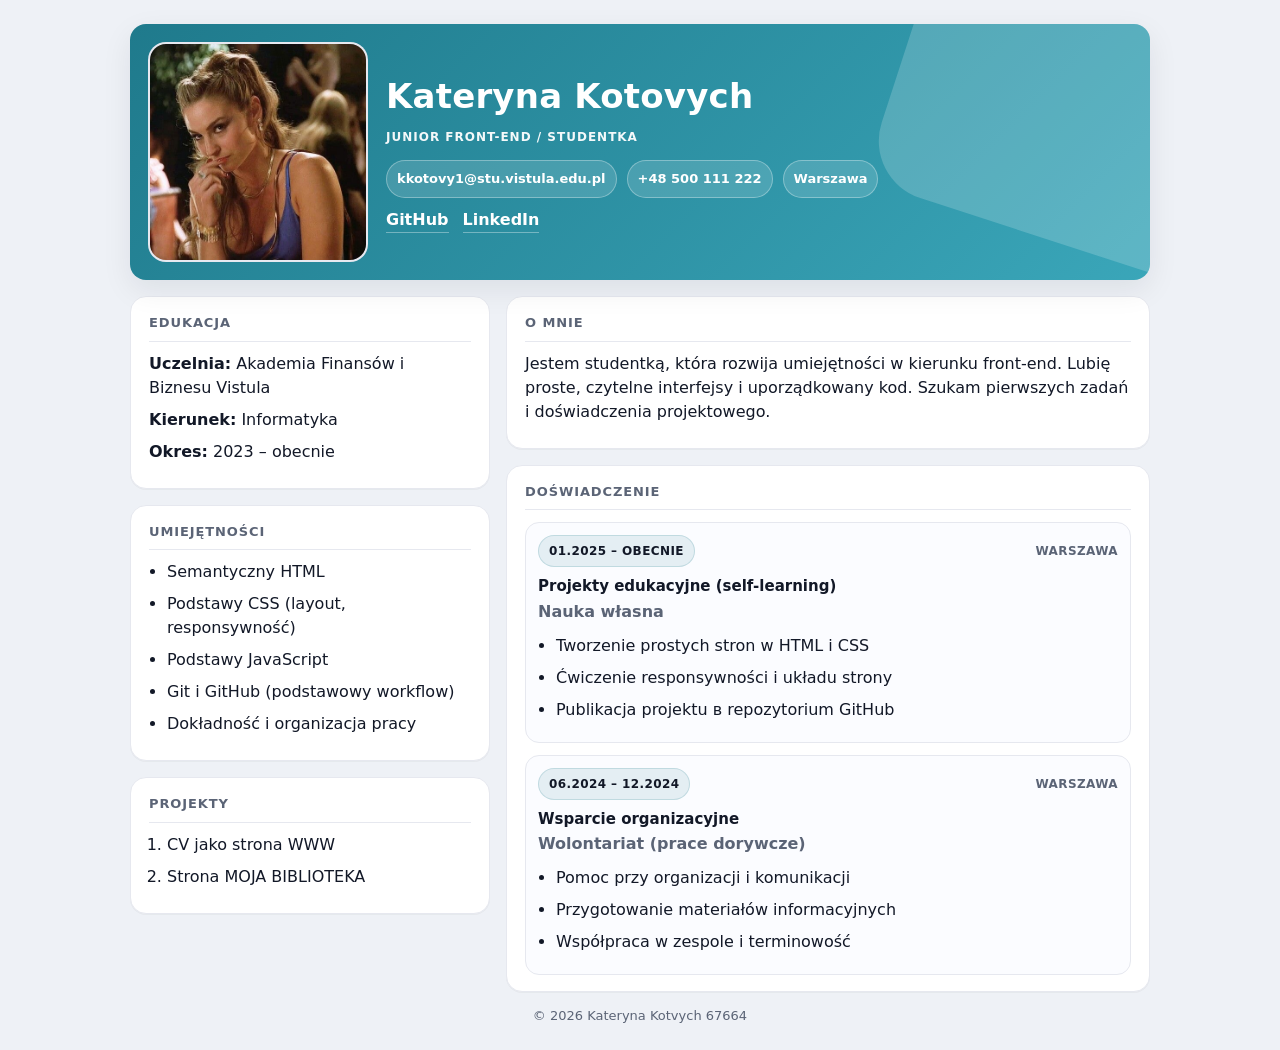
<file: zad1_cv/index.html>
﻿<!DOCTYPE html>
<html lang="pl">
<head>
  <meta charset="utf-8" />
  <meta name="viewport" content="width=device-width, initial-scale=1" />
  <title>CV – Kateryna Kotovych</title>
  <link rel="stylesheet" href="style.css" />
</head>

<body>
  <div class="cv">
    <header class="hero">
      <div class="hero__photo">
        <img src="photo.jpg" alt="Zdjęcie profilowe – Kateryna Kotovych" />
      </div>

      <div class="hero__text">
        <h1>Kateryna Kotovych</h1>
        <p class="hero__role">JUNIOR FRONT-END / STUDENTKA</p>

        <div class="hero__contact">
          <a class="chip" href="mailto:kkotovy1@stu.vistula.edu.pl">kkotovy1@stu.vistula.edu.pl</a>
          <a class="chip" href="tel:+48500111222">+48 500 111 222</a>
          <span class="chip chip--muted">Warszawa</span>
        </div>

        <div class="hero__links">
          <a href="https://github.com/" target="_blank" rel="noopener noreferrer">GitHub</a>
          <a href="https://www.linkedin.com/" target="_blank" rel="noopener noreferrer">LinkedIn</a>
        </div>
      </div>

      <div class="hero__shape" aria-hidden="true"></div>
    </header>

    <main class="grid">
      <aside class="left">

        <section class="panel" id="edukacja">
          <h2>Edukacja</h2>
          <p><strong>Uczelnia:</strong> Akademia Finansów i Biznesu Vistula</p>
          <p><strong>Kierunek:</strong> Informatyka</p>
          <p><strong>Okres:</strong> 2023 – obecnie</p>
        </section>

        <section class="panel" id="umiejetnosci">
          <h2>Umiejętności</h2>
          <ul>
            <li>Semantyczny HTML</li>
            <li>Podstawy CSS (layout, responsywność)</li>
            <li>Podstawy JavaScript</li>
            <li>Git i GitHub (podstawowy workflow)</li>
            <li>Dokładność i organizacja pracy</li>
          </ul>
        </section>

        <section class="panel" id="projekty">
          <h2>Projekty</h2>
          <ol>
            <li>CV jako strona WWW</li>
            <li>Strona MOJA BIBLIOTEKA</li>
          </ol>
        </section>
      </aside>

      <section class="right">
        <section class="card" id="o-mnie">
          <h2>O mnie</h2>
          <p>
            Jestem studentką, która rozwija umiejętności w kierunku front-end.
            Lubię proste, czytelne interfejsy i uporządkowany kod.
            Szukam pierwszych zadań i doświadczenia projektowego.
          </p>
        </section>

        <section class="card" id="doswiadczenie">
          <h2>Doświadczenie</h2>

          <article class="item">
            <div class="item__top">
              <span class="badge">01.2025 – obecnie</span>
              <span class="place">Warszawa</span>
            </div>
            <h3>Projekty edukacyjne (self-learning)</h3>
            <p class="org">Nauka własna</p>
            <ul class="list">
              <li>Tworzenie prostych stron w HTML i CSS</li>
              <li>Ćwiczenie responsywności i układu strony</li>
              <li>Publikacja projektu в repozytorium GitHub</li>
            </ul>
          </article>

          <article class="item">
            <div class="item__top">
              <span class="badge">06.2024 – 12.2024</span>
              <span class="place">Warszawa</span>
            </div>
            <h3>Wsparcie organizacyjne</h3>
            <p class="org">Wolontariat (prace dorywcze)</p>
            <ul class="list">
              <li>Pomoc przy organizacji i komunikacji</li>
              <li>Przygotowanie materiałów informacyjnych</li>
              <li>Współpraca w zespole i terminowość</li>
            </ul>
          </article>
        </section>
      </section>
    </main>

    <footer class="foot">
      <p>© 2026 Kateryna Kotvych 67664</p>
    </footer>
  </div>
</body>
</html>
</file>
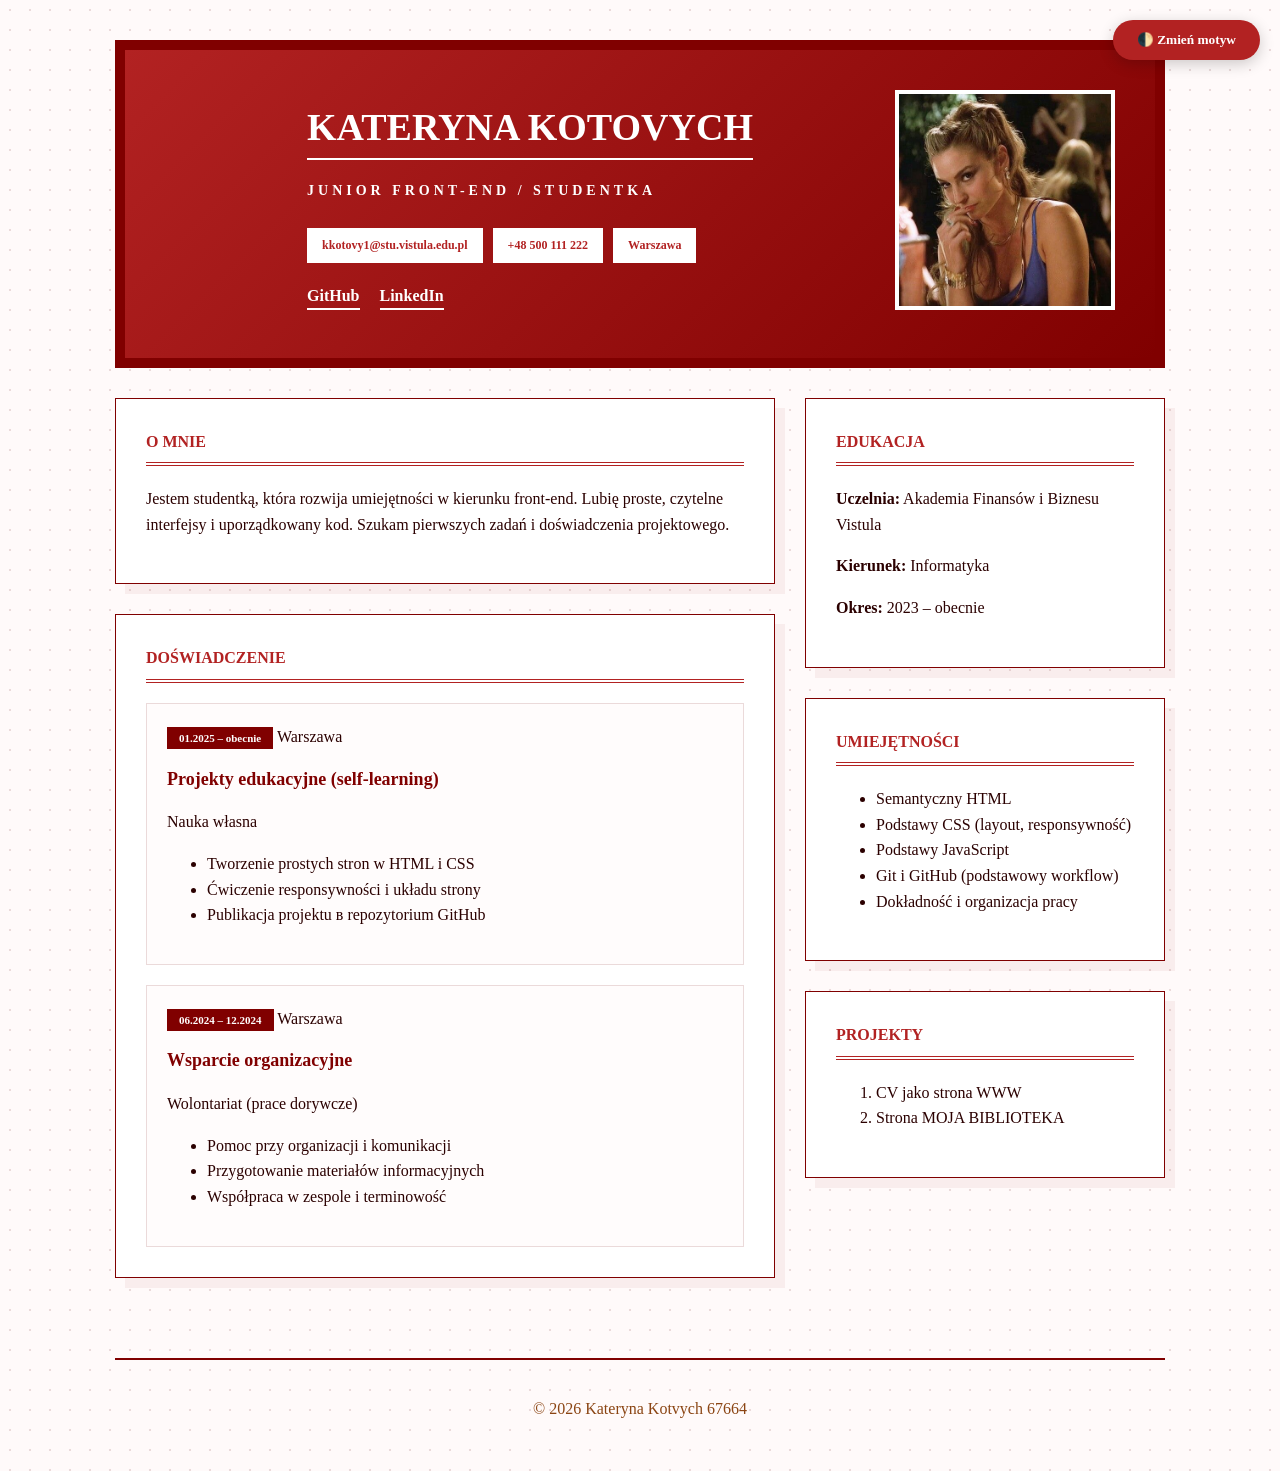
<file: zad3_motyw/index.html>
﻿<!DOCTYPE html>
<html lang="pl">
<head>
  <meta charset="utf-8" />
  <meta name="viewport" content="width=device-width, initial-scale=1" />
  <title>CV – Kateryna Kotovych</title>
  <link rel="stylesheet" href="red.css" id="theme-link" />
</head>

<body>
  <button id="theme-toggle" class="theme-switcher">🌓 Zmień motyw</button>

  <div class="cv">
    <header class="hero">
      <div class="hero__photo">
        <img src="photo.jpg" alt="Zdjęcie profilowe – Kateryna Kotovych" />
      </div>

      <div class="hero__text">
        <h1>Kateryna Kotovych</h1>
        <p class="hero__role">JUNIOR FRONT-END / STUDENTKA</p>

        <div class="hero__contact">
          <a class="chip" href="mailto:kkotovy1@stu.vistula.edu.pl">kkotovy1@stu.vistula.edu.pl</a>
          <a class="chip" href="tel:+48500111222">+48 500 111 222</a>
          <span class="chip chip--muted">Warszawa</span>
        </div>

        <div class="hero__links">
          <a href="https://github.com/" target="_blank" rel="noopener noreferrer">GitHub</a>
          <a href="https://www.linkedin.com/" target="_blank" rel="noopener noreferrer">LinkedIn</a>
        </div>
      </div>

      <div class="hero__shape" aria-hidden="true"></div>
    </header>

    <main class="grid">
      <aside class="left">

        <section class="panel" id="edukacja">
          <h2>Edukacja</h2>
          <p><strong>Uczelnia:</strong> Akademia Finansów i Biznesu Vistula</p>
          <p><strong>Kierunek:</strong> Informatyka</p>
          <p><strong>Okres:</strong> 2023 – obecnie</p>
        </section>

        <section class="panel" id="umiejetnosci">
          <h2>Umiejętności</h2>
          <ul>
            <li>Semantyczny HTML</li>
            <li>Podstawy CSS (layout, responsywność)</li>
            <li>Podstawy JavaScript</li>
            <li>Git i GitHub (podstawowy workflow)</li>
            <li>Dokładność i organizacja pracy</li>
          </ul>
        </section>

        <section class="panel" id="projekty">
          <h2>Projekty</h2>
          <ol>
            <li>CV jako strona WWW</li>
            <li>Strona MOJA BIBLIOTEKA</li>
          </ol>
        </section>
      </aside>

      <section class="right">
        <section class="card" id="o-mnie">
          <h2>O mnie</h2>
          <p>
            Jestem studentką, która rozwija umiejętności w kierunku front-end.
            Lubię proste, czytelne interfejsy i uporządkowany kod.
            Szukam pierwszych zadań i doświadczenia projektowego.
          </p>
        </section>

        <section class="card" id="doswiadczenie">
          <h2>Doświadczenie</h2>

          <article class="item">
            <div class="item__top">
              <span class="badge">01.2025 – obecnie</span>
              <span class="place">Warszawa</span>
            </div>
            <h3>Projekty edukacyjne (self-learning)</h3>
            <p class="org">Nauka własna</p>
            <ul class="list">
              <li>Tworzenie prostych stron w HTML i CSS</li>
              <li>Ćwiczenie responsywności i układu strony</li>
              <li>Publikacja projektu в repozytorium GitHub</li>
            </ul>
          </article>

          <article class="item">
            <div class="item__top">
              <span class="badge">06.2024 – 12.2024</span>
              <span class="place">Warszawa</span>
            </div>
            <h3>Wsparcie organizacyjne</h3>
            <p class="org">Wolontariat (prace dorywcze)</p>
            <ul class="list">
              <li>Pomoc przy organizacji i komunikacji</li>
              <li>Przygotowanie materiałów informacyjnych</li>
              <li>Współpraca w zespole i terminowość</li>
            </ul>
          </article>
        </section>
      </section>
    </main>

    <footer class="foot">
      <p>© 2026 Kateryna Kotvych 67664</p>
    </footer>
  </div>

  <script>
    const btn = document.getElementById('theme-toggle');
    const link = document.getElementById('theme-link');

    btn.addEventListener('click', () => {
      if (link.getAttribute('href') === 'red.css') {
        link.setAttribute('href', 'green.css');
      } else {
        link.setAttribute('href', 'red.css');
      }
    });
  </script>
</body>
</html>
</file>
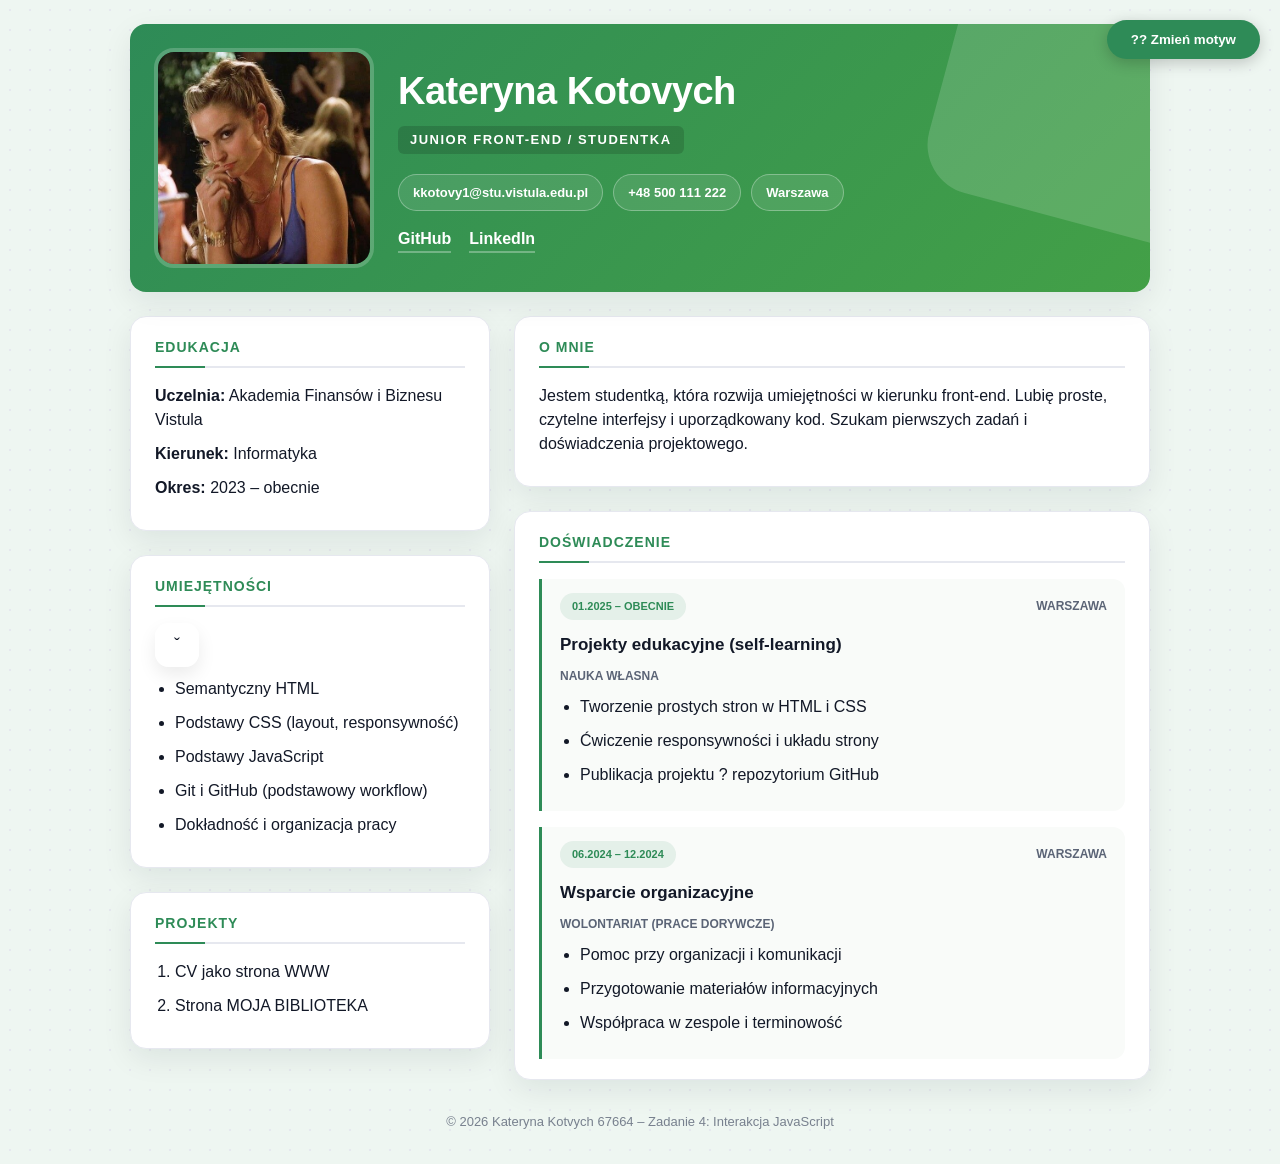
<file: zad4/index.html>
﻿<!DOCTYPE html>
<html lang="pl">
<head>
  <meta charset="utf-8" />
  <meta name="viewport" content="width=device-width, initial-scale=1" />
  <title>CV – Kateryna Kotovych – Zadanie 4</title>
  <link rel="stylesheet" href="green.css" id="theme-link" />
</head>

<body>
  <button id="theme-toggle" class="theme-switcher">?? Zmień motyw</button>
  <div class="cv">
    <header class="hero">
      <div class="hero__photo">
        <img src="photo.jpg" alt="Zdjęcie profilowe – Kateryna Kotovych" />
      </div>

      <div class="hero__text">
        <h1>Kateryna Kotovych</h1>
        <p class="hero__role">JUNIOR FRONT-END / STUDENTKA</p>

        <div class="hero__contact">
          <a class="chip" href="mailto:kkotovy1@stu.vistula.edu.pl">kkotovy1@stu.vistula.edu.pl</a>
          <a class="chip" href="tel:+48500111222">+48 500 111 222</a>
          <span class="chip chip--muted">Warszawa</span>
        </div>

        <div class="hero__links">
          <a href="https://github.com/" target="_blank" rel="noopener noreferrer">GitHub</a>
          <a href="https://www.linkedin.com/" target="_blank" rel="noopener noreferrer">LinkedIn</a>
        </div>
      </div>

      <div class="hero__shape" aria-hidden="true"></div>
    </header>

    <main class="grid">
      <aside class="left">

        <section class="panel" id="edukacja">
          <h2>Edukacja</h2>
          <p><strong>Uczelnia:</strong> Akademia Finansów i Biznesu Vistula</p>
          <p><strong>Kierunek:</strong> Informatyka</p>
          <p><strong>Okres:</strong> 2023 – obecnie</p>
        </section>

        <section class="panel" id="umiejetnosci">
          <div class="section-header">
            <h2>Umiejętności</h2>
            <button id="toggle-skills" class="toggle-btn" title="Schowaj/Pokaż sekcję" aria-expanded="true">ˇ</button>
          </div>
          <div id="skills-content" class="section-content">
            <ul>
              <li>Semantyczny HTML</li>
              <li>Podstawy CSS (layout, responsywność)</li>
              <li>Podstawy JavaScript</li>
              <li>Git i GitHub (podstawowy workflow)</li>
              <li>Dokładność i organizacja pracy</li>
            </ul>
          </div>
        </section>

        <section class="panel" id="projekty">
          <h2>Projekty</h2>
          <ol>
            <li>CV jako strona WWW</li>
            <li>Strona MOJA BIBLIOTEKA</li>
          </ol>
        </section>
      </aside>

      <section class="right">
        <section class="card" id="o-mnie">
          <h2>O mnie</h2>
          <p>
            Jestem studentką, która rozwija umiejętności w kierunku front-end.
            Lubię proste, czytelne interfejsy i uporządkowany kod.
            Szukam pierwszych zadań i doświadczenia projektowego.
          </p>
        </section>

        <section class="card" id="doswiadczenie">
          <h2>Doświadczenie</h2>

          <article class="item">
            <div class="item__top">
              <span class="badge">01.2025 – obecnie</span>
              <span class="place">Warszawa</span>
            </div>
            <h3>Projekty edukacyjne (self-learning)</h3>
            <p class="org">Nauka własna</p>
            <ul class="list">
              <li>Tworzenie prostych stron w HTML i CSS</li>
              <li>Ćwiczenie responsywności i układu strony</li>
              <li>Publikacja projektu ? repozytorium GitHub</li>
            </ul>
          </article>

          <article class="item">
            <div class="item__top">
              <span class="badge">06.2024 – 12.2024</span>
              <span class="place">Warszawa</span>
            </div>
            <h3>Wsparcie organizacyjne</h3>
            <p class="org">Wolontariat (prace dorywcze)</p>
            <ul class="list">
              <li>Pomoc przy organizacji i komunikacji</li>
              <li>Przygotowanie materiałów informacyjnych</li>
              <li>Współpraca w zespole i terminowość</li>
            </ul>
          </article>
        </section>
      </section>
    </main>

    <footer class="foot">
      <p>© 2026 Kateryna Kotvych 67664 – Zadanie 4: Interakcja JavaScript</p>
    </footer>
  </div>

  <script src="script.js"></script>
</body>
</html>
</file>
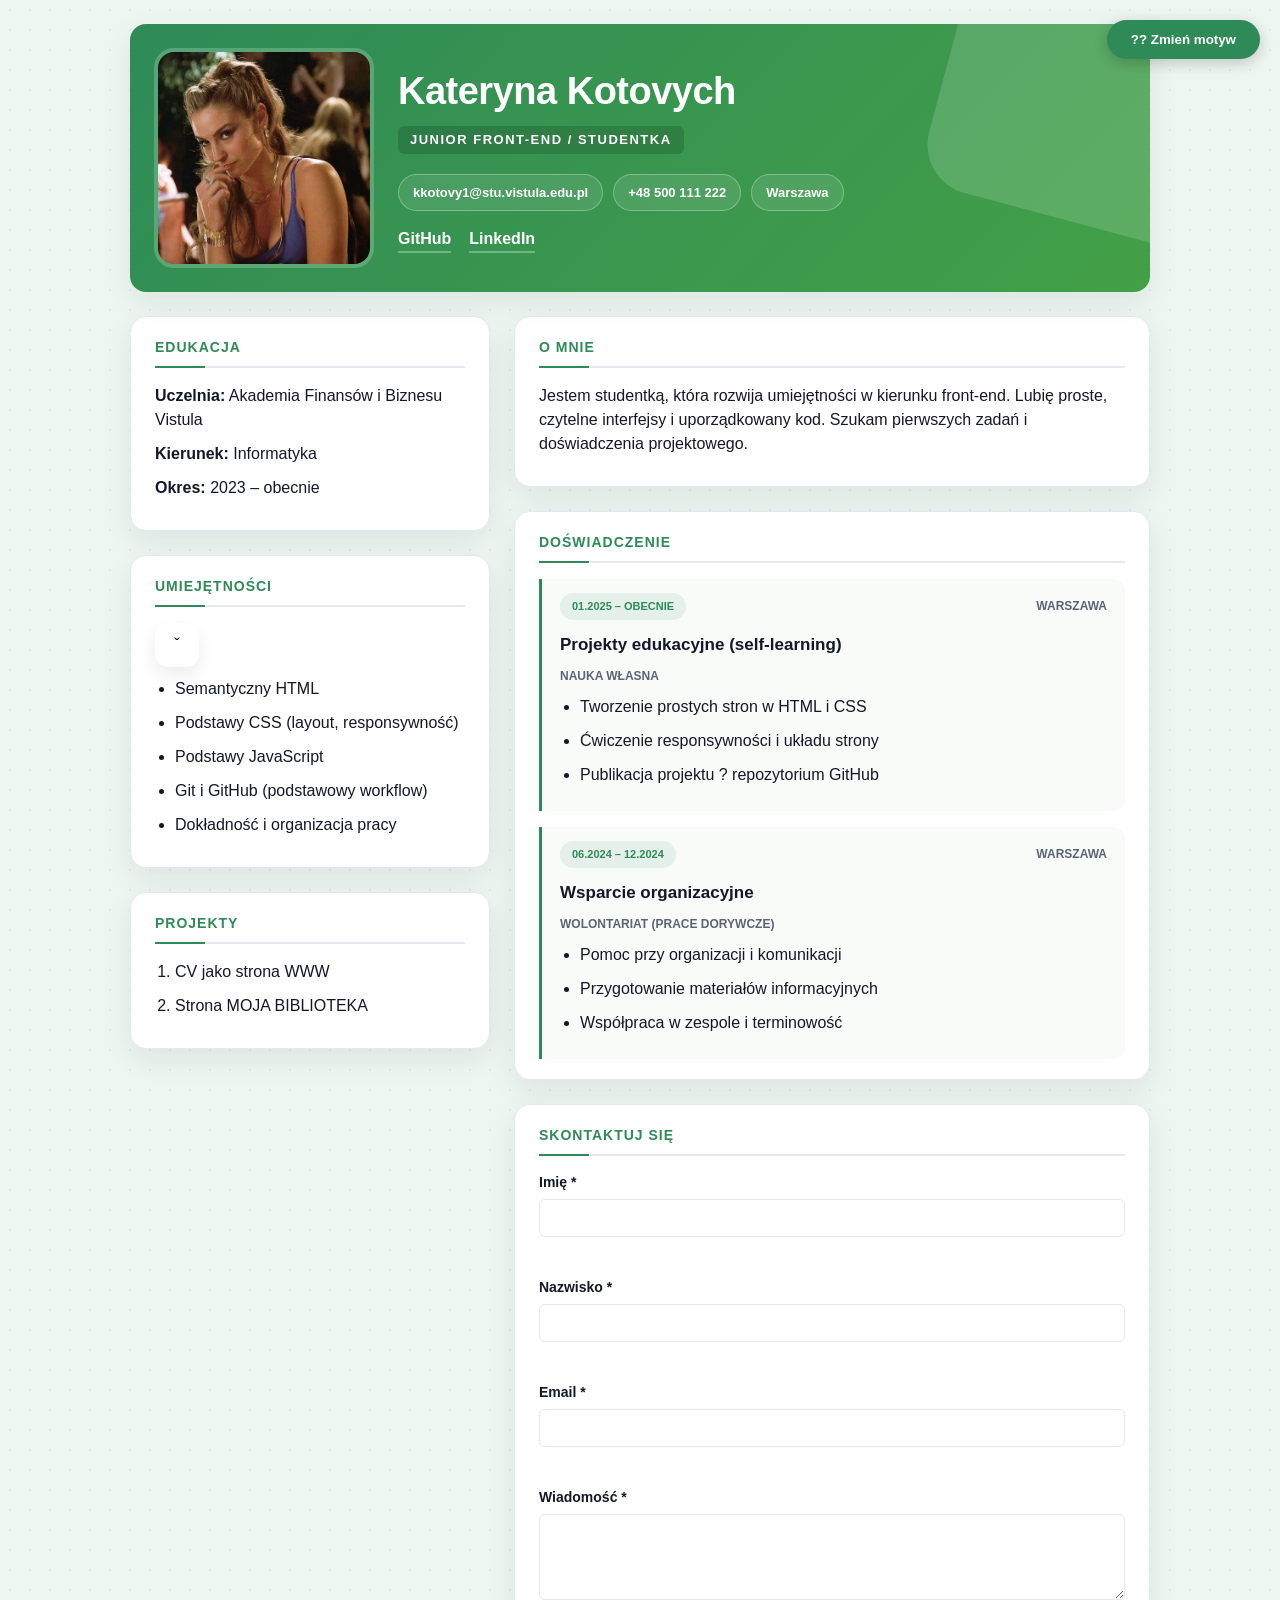
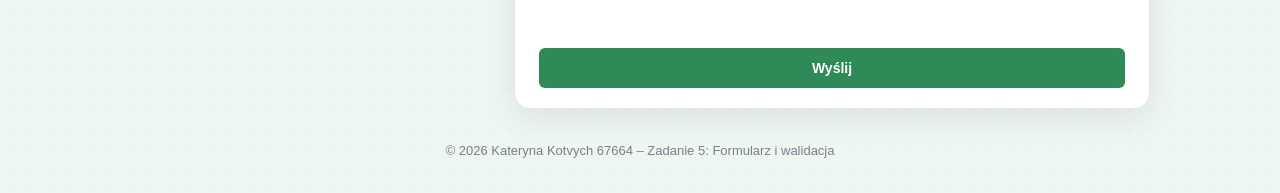
<file: zad5/index.html>
﻿<!DOCTYPE html>
<html lang="pl">
<head>
  <meta charset="utf-8" />
  <meta name="viewport" content="width=device-width, initial-scale=1" />
  <title>CV – Kateryna Kotovych – Zadanie 5</title>
  <link rel="stylesheet" href="green.css" id="theme-link" />
</head>

<body>
  <button id="theme-toggle" class="theme-switcher">?? Zmień motyw</button>
  <div class="cv">
    <header class="hero">
      <div class="hero__photo">
        <img src="photo.jpg" alt="Zdjęcie profilowe – Kateryna Kotovych" />
      </div>

      <div class="hero__text">
        <h1>Kateryna Kotovych</h1>
        <p class="hero__role">JUNIOR FRONT-END / STUDENTKA</p>

        <div class="hero__contact">
          <a class="chip" href="mailto:kkotovy1@stu.vistula.edu.pl">kkotovy1@stu.vistula.edu.pl</a>
          <a class="chip" href="tel:+48500111222">+48 500 111 222</a>
          <span class="chip chip--muted">Warszawa</span>
        </div>

        <div class="hero__links">
          <a href="https://github.com/" target="_blank" rel="noopener noreferrer">GitHub</a>
          <a href="https://www.linkedin.com/" target="_blank" rel="noopener noreferrer">LinkedIn</a>
        </div>
      </div>

      <div class="hero__shape" aria-hidden="true"></div>
    </header>

    <main class="grid">
      <aside class="left">

        <section class="panel" id="edukacja">
          <h2>Edukacja</h2>
          <p><strong>Uczelnia:</strong> Akademia Finansów i Biznesu Vistula</p>
          <p><strong>Kierunek:</strong> Informatyka</p>
          <p><strong>Okres:</strong> 2023 – obecnie</p>
        </section>

        <section class="panel" id="umiejetnosci">
          <div class="section-header">
            <h2>Umiejętności</h2>
            <button id="toggle-skills" class="toggle-btn" title="Schowaj/Pokaż sekcję" aria-expanded="true">ˇ</button>
          </div>
          <div id="skills-content" class="section-content">
            <ul>
              <li>Semantyczny HTML</li>
              <li>Podstawy CSS (layout, responsywność)</li>
              <li>Podstawy JavaScript</li>
              <li>Git i GitHub (podstawowy workflow)</li>
              <li>Dokładność i organizacja pracy</li>
            </ul>
          </div>
        </section>

        <section class="panel" id="projekty">
          <h2>Projekty</h2>
          <ol>
            <li>CV jako strona WWW</li>
            <li>Strona MOJA BIBLIOTEKA</li>
          </ol>
        </section>
      </aside>

      <section class="right">
        <section class="card" id="o-mnie">
          <h2>O mnie</h2>
          <p>
            Jestem studentką, która rozwija umiejętności w kierunku front-end.
            Lubię proste, czytelne interfejsy i uporządkowany kod.
            Szukam pierwszych zadań i doświadczenia projektowego.
          </p>
        </section>

        <section class="card" id="doswiadczenie">
          <h2>Doświadczenie</h2>

          <article class="item">
            <div class="item__top">
              <span class="badge">01.2025 – obecnie</span>
              <span class="place">Warszawa</span>
            </div>
            <h3>Projekty edukacyjne (self-learning)</h3>
            <p class="org">Nauka własna</p>
            <ul class="list">
              <li>Tworzenie prostych stron w HTML i CSS</li>
              <li>Ćwiczenie responsywności i układu strony</li>
              <li>Publikacja projektu ? repozytorium GitHub</li>
            </ul>
          </article>

          <article class="item">
            <div class="item__top">
              <span class="badge">06.2024 – 12.2024</span>
              <span class="place">Warszawa</span>
            </div>
            <h3>Wsparcie organizacyjne</h3>
            <p class="org">Wolontariat (prace dorywcze)</p>
            <ul class="list">
              <li>Pomoc przy organizacji i komunikacji</li>
              <li>Przygotowanie materiałów informacyjnych</li>
              <li>Współpraca w zespole i terminowość</li>
            </ul>
          </article>
        </section>

        <section class="card" id="kontakt">
          <h2>Skontaktuj się</h2>
          <form id="contact-form" class="contact-form">
            <div class="form-group">
              <label for="fname">Imię *</label>
              <input type="text" id="fname" name="fname" required />
              <span class="error" id="fname-error"></span>
            </div>

            <div class="form-group">
              <label for="lname">Nazwisko *</label>
              <input type="text" id="lname" name="lname" required />
              <span class="error" id="lname-error"></span>
            </div>

            <div class="form-group">
              <label for="email">Email *</label>
              <input type="email" id="email" name="email" required />
              <span class="error" id="email-error"></span>
            </div>

            <div class="form-group">
              <label for="message">Wiadomość *</label>
              <textarea id="message" name="message" rows="4" required></textarea>
              <span class="error" id="message-error"></span>
            </div>

            <button type="submit" class="submit-btn">Wyślij</button>
            <div id="form-success" class="success-message"></div>
          </form>
        </section>
      </section>
    </main>

    <footer class="foot">
      <p>© 2026 Kateryna Kotvych 67664 – Zadanie 5: Formularz i walidacja</p>
    </footer>
  </div>

  <script src="script.js"></script>
</body>
</html>
</file>
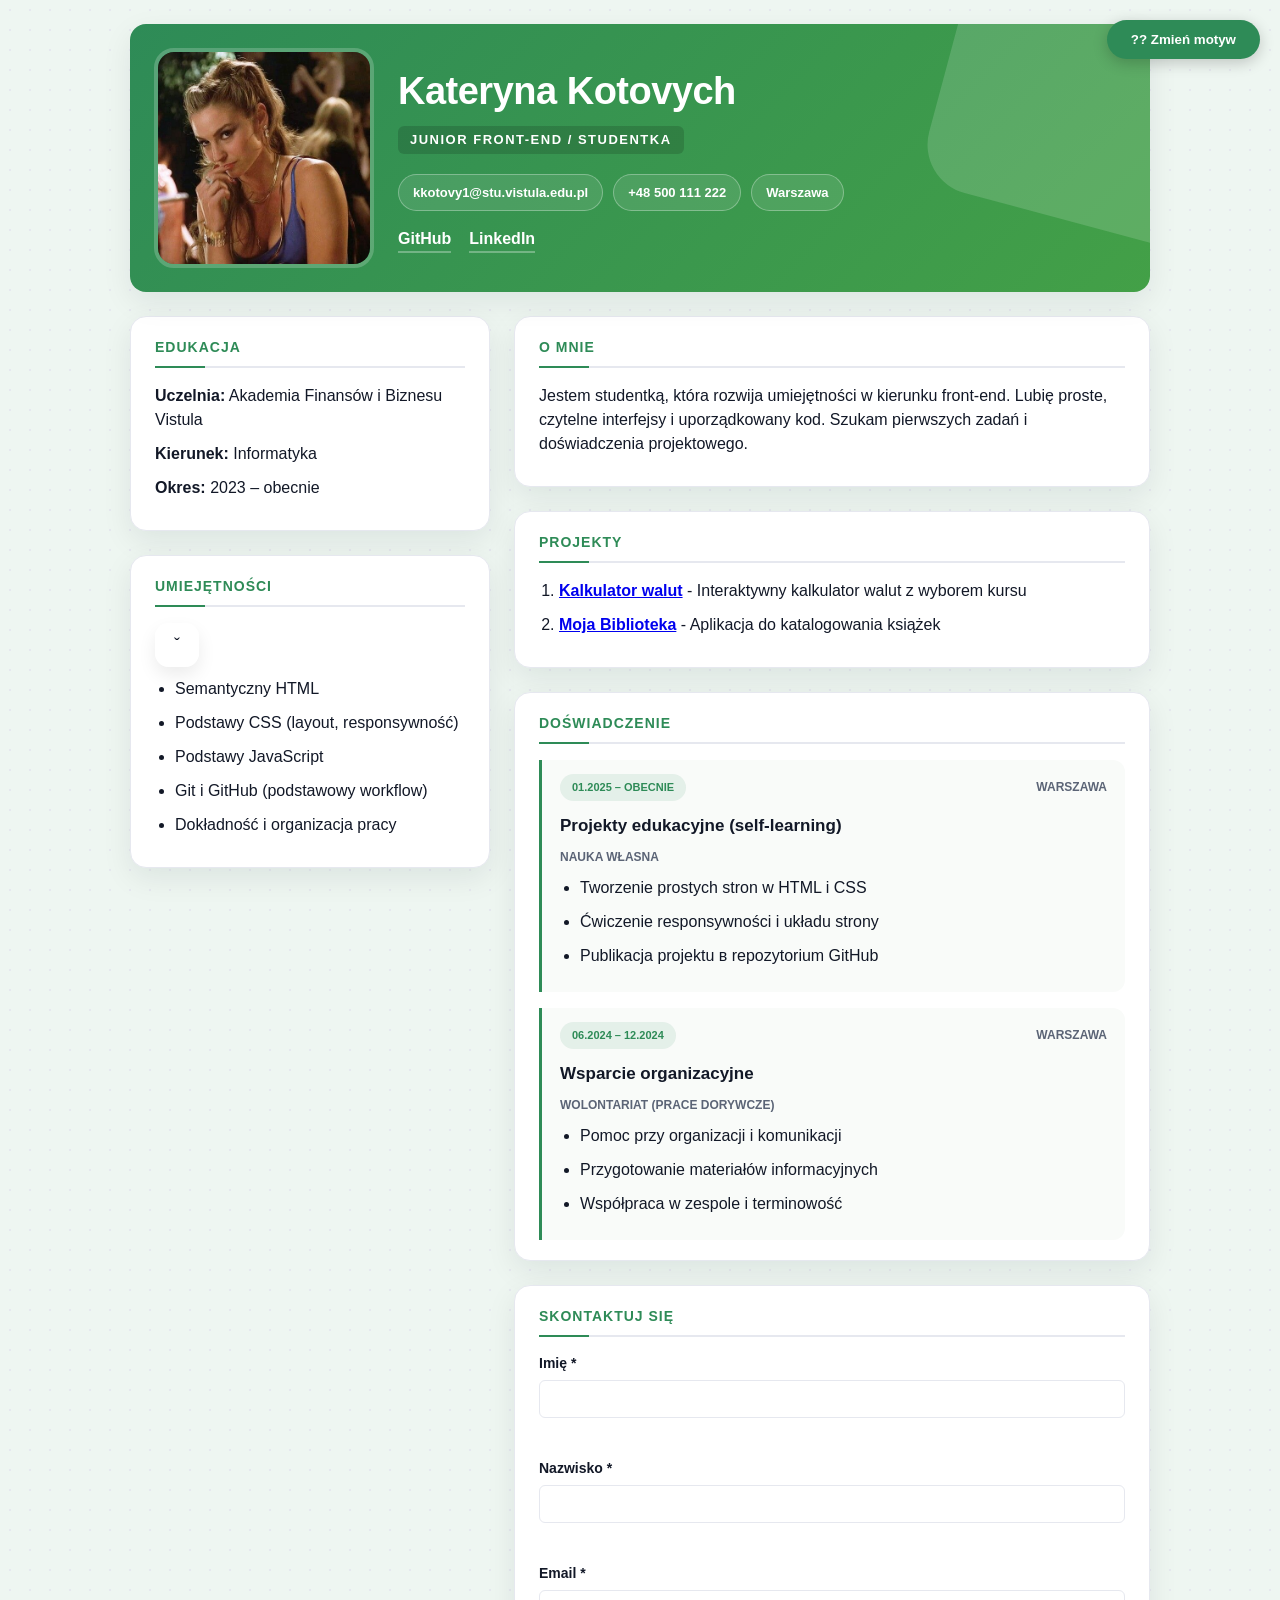
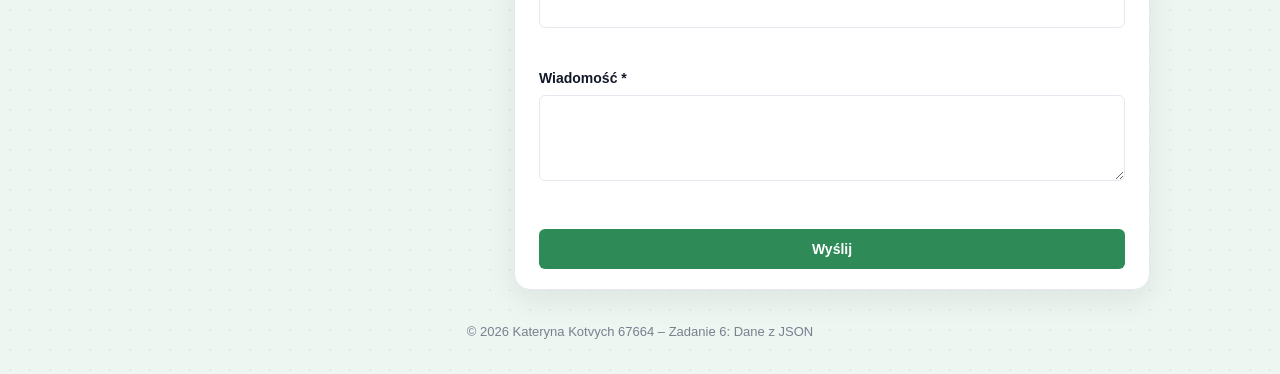
<file: zad6/index.html>
﻿<!DOCTYPE html>
<html lang="pl">
<head>
  <meta charset="utf-8" />
  <meta name="viewport" content="width=device-width, initial-scale=1" />
  <title>CV – Kateryna Kotovych – Zadanie 6</title>
  <link rel="stylesheet" href="green.css" id="theme-link" />
</head>

<body>
  <button id="theme-toggle" class="theme-switcher">?? Zmień motyw</button>
  <div class="cv">
    <header class="hero">
      <div class="hero__photo">
        <img src="photo.jpg" alt="Zdjęcie profilowe – Kateryna Kotovych" />
      </div>

      <div class="hero__text">
        <h1>Kateryna Kotovych</h1>
        <p class="hero__role">JUNIOR FRONT-END / STUDENTKA</p>

        <div class="hero__contact">
          <a class="chip" href="mailto:kkotovy1@stu.vistula.edu.pl">kkotovy1@stu.vistula.edu.pl</a>
          <a class="chip" href="tel:+48500111222">+48 500 111 222</a>
          <span class="chip chip--muted">Warszawa</span>
        </div>

        <div class="hero__links">
          <a href="https://github.com/" target="_blank" rel="noopener noreferrer">GitHub</a>
          <a href="https://www.linkedin.com/" target="_blank" rel="noopener noreferrer">LinkedIn</a>
        </div>
      </div>

      <div class="hero__shape" aria-hidden="true"></div>
    </header>

    <main class="grid">
      <aside class="left">

        <section class="panel" id="edukacja">
          <h2>Edukacja</h2>
          <p><strong>Uczelnia:</strong> Akademia Finansów i Biznesu Vistula</p>
          <p><strong>Kierunek:</strong> Informatyka</p>
          <p><strong>Okres:</strong> 2023 – obecnie</p>
        </section>

        <section class="panel" id="umiejetnosci">
          <div class="section-header">
            <h2>Umiejętności</h2>
            <button id="toggle-skills" class="toggle-btn" title="Schowaj/Pokaż sekcję" aria-expanded="true">ˇ</button>
          </div>
          <div id="skills-content" class="section-content">
            <ul id="skills-list">
              <li class="loading">Ładowanie umiejętności...</li>
            </ul>
          </div>
        </section>

      </aside>

      <section class="right">
        <section class="card" id="o-mnie">
          <h2>O mnie</h2>
          <p>
            Jestem studentką, która rozwija umiejętności w kierunku front-end.
            Lubię proste, czytelne interfejsy i uporządkowany kod.
            Szukam pierwszych zadań i doświadczenia projektowego.
          </p>
        </section>

        <section class="card" id="projekty">
          <h2>Projekty</h2>
          <ol id="projects-list">
            <li class="loading">Ładowanie projektów...</li>
          </ol>
        </section>

        <section class="card" id="doswiadczenie">
          <h2>Doświadczenie</h2>
          <div id="experience-list">
            <p class="loading">Ładowanie doświadczenia...</p>
          </div>
        </section>

        <section class="card" id="kontakt">
          <h2>Skontaktuj się</h2>
          <form id="contact-form" class="contact-form">
            <div class="form-group">
              <label for="fname">Imię *</label>
              <input type="text" id="fname" name="fname" required />
              <span class="error" id="fname-error"></span>
            </div>

            <div class="form-group">
              <label for="lname">Nazwisko *</label>
              <input type="text" id="lname" name="lname" required />
              <span class="error" id="lname-error"></span>
            </div>

            <div class="form-group">
              <label for="email">Email *</label>
              <input type="email" id="email" name="email" required />
              <span class="error" id="email-error"></span>
            </div>

            <div class="form-group">
              <label for="message">Wiadomość *</label>
              <textarea id="message" name="message" rows="4" required></textarea>
              <span class="error" id="message-error"></span>
            </div>

            <button type="submit" class="submit-btn">Wyślij</button>
            <div id="form-success" class="success-message"></div>
          </form>
        </section>
      </section>
    </main>

    <footer class="foot">
      <p>© 2026 Kateryna Kotvych 67664 – Zadanie 6: Dane z JSON</p>
    </footer>
  </div>

  <script src="script.js"></script>
</body>
</html>
</file>
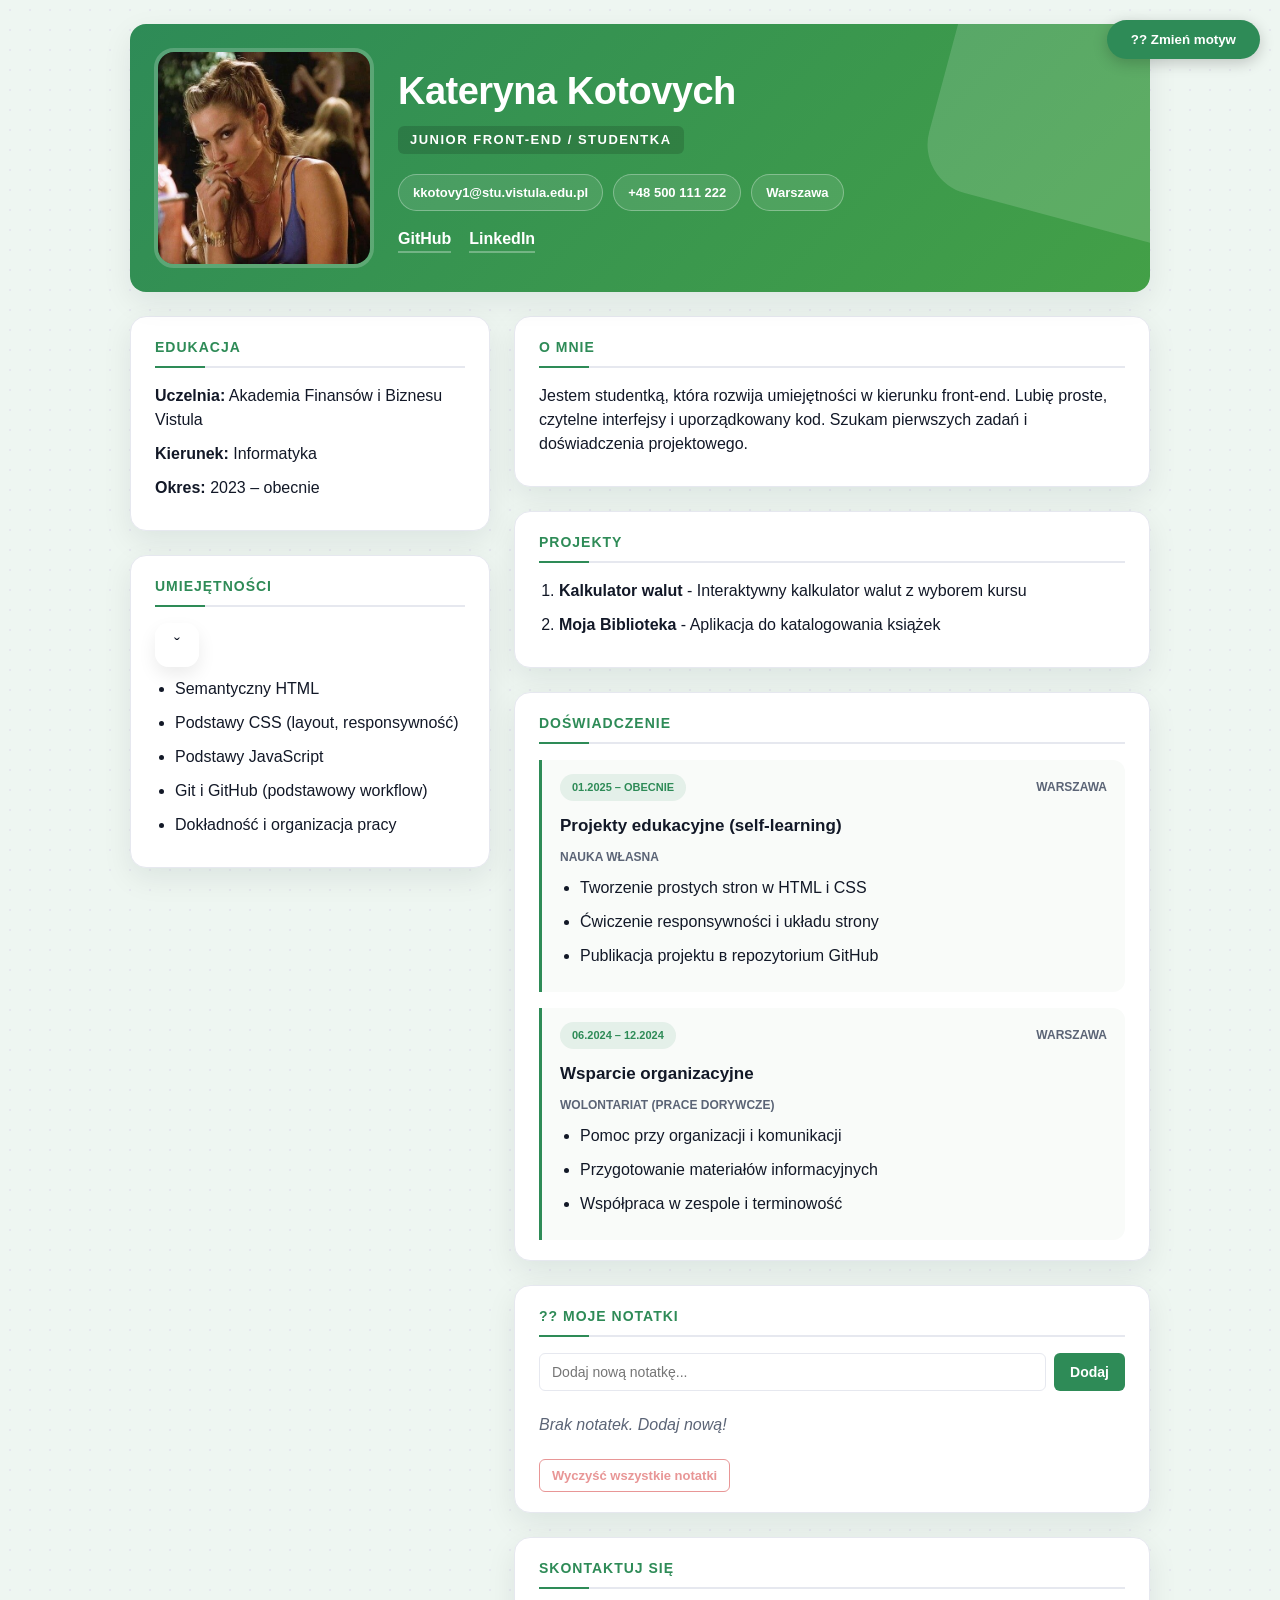
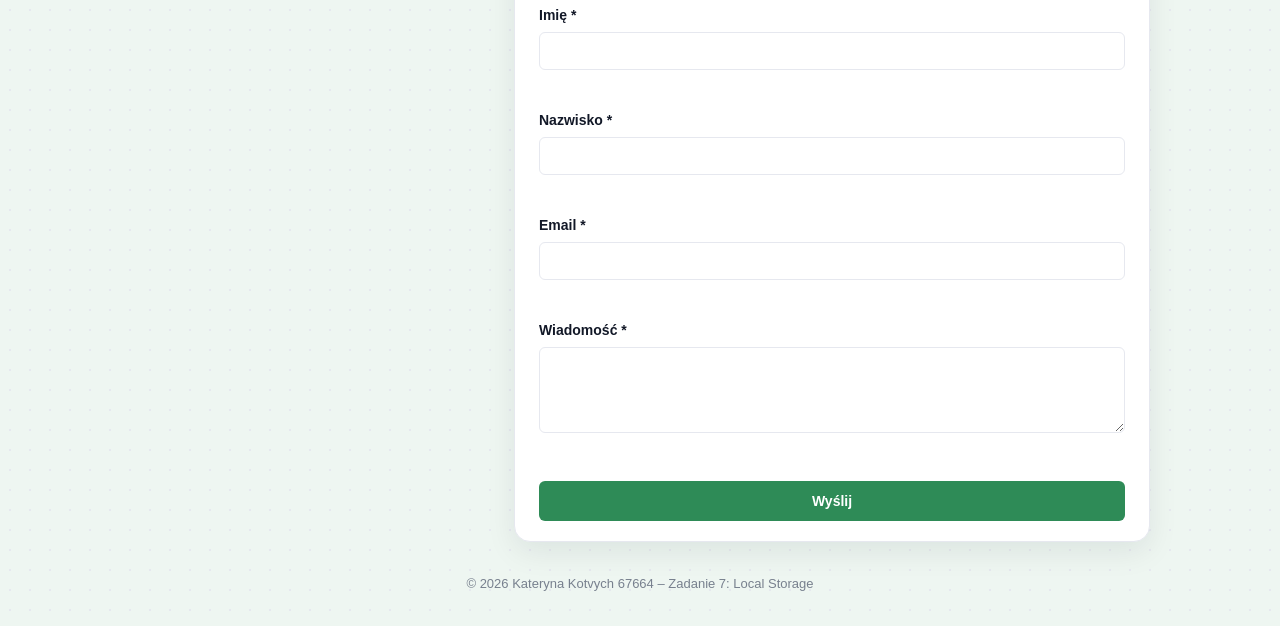
<file: zad7/index.html>
﻿<!DOCTYPE html>
<html lang="pl">
<head>
  <meta charset="utf-8" />
  <meta name="viewport" content="width=device-width, initial-scale=1" />
  <title>CV – Kateryna Kotovych – Zadanie 7</title>
  <link rel="stylesheet" href="green.css" id="theme-link" />
</head>

<body>
  <button id="theme-toggle" class="theme-switcher">?? Zmień motyw</button>
  <div class="cv">
    <header class="hero">
      <div class="hero__photo">
        <img src="photo.jpg" alt="Zdjęcie profilowe – Kateryna Kotovych" />
      </div>

      <div class="hero__text">
        <h1>Kateryna Kotovych</h1>
        <p class="hero__role">JUNIOR FRONT-END / STUDENTKA</p>

        <div class="hero__contact">
          <a class="chip" href="mailto:kkotovy1@stu.vistula.edu.pl">kkotovy1@stu.vistula.edu.pl</a>
          <a class="chip" href="tel:+48500111222">+48 500 111 222</a>
          <span class="chip chip--muted">Warszawa</span>
        </div>

        <div class="hero__links">
          <a href="https://github.com/" target="_blank" rel="noopener noreferrer">GitHub</a>
          <a href="https://www.linkedin.com/" target="_blank" rel="noopener noreferrer">LinkedIn</a>
        </div>
      </div>

      <div class="hero__shape" aria-hidden="true"></div>
    </header>

    <main class="grid">
      <aside class="left">

        <section class="panel" id="edukacja">
          <h2>Edukacja</h2>
          <p><strong>Uczelnia:</strong> Akademia Finansów i Biznesu Vistula</p>
          <p><strong>Kierunek:</strong> Informatyka</p>
          <p><strong>Okres:</strong> 2023 – obecnie</p>
        </section>

        <section class="panel" id="umiejetnosci">
          <div class="section-header">
            <h2>Umiejętności</h2>
            <button id="toggle-skills" class="toggle-btn" title="Schowaj/Pokaż sekcję" aria-expanded="true">ˇ</button>
          </div>
          <div id="skills-content" class="section-content">
            <ul id="skills-list">
              <li class="loading">Ładowanie umiejętności...</li>
            </ul>
          </div>
        </section>

      </aside>

      <section class="right">
        <section class="card" id="o-mnie">
          <h2>O mnie</h2>
          <p>
            Jestem studentką, która rozwija umiejętności w kierunku front-end.
            Lubię proste, czytelne interfejsy i uporządkowany kod.
            Szukam pierwszych zadań i doświadczenia projektowego.
          </p>
        </section>

        <section class="card" id="projekty">
          <h2>Projekty</h2>
          <ol id="projects-list">
            <li class="loading">Ładowanie projektów...</li>
          </ol>
        </section>

        <section class="card" id="doswiadczenie">
          <h2>Doświadczenie</h2>
          <div id="experience-list">
            <p class="loading">Ładowanie doświadczenia...</p>
          </div>
        </section>

        <section class="card" id="notatki">
          <h2>?? Moje Notatki</h2>
          <div class="notes-container">
            <div class="note-input">
              <input type="text" id="note-input" placeholder="Dodaj nową notatkę..." maxlength="100" />
              <button id="add-note-btn" class="add-note-btn">Dodaj</button>
            </div>
            <ul id="notes-list" class="notes-list">
              <li class="loading">Ładowanie notatek...</li>
            </ul>
            <button id="clear-notes-btn" class="clear-notes-btn">Wyczyść wszystkie notatki</button>
          </div>
        </section>

        <section class="card" id="kontakt">
          <h2>Skontaktuj się</h2>
          <form id="contact-form" class="contact-form">
            <div class="form-group">
              <label for="fname">Imię *</label>
              <input type="text" id="fname" name="fname" required />
              <span class="error" id="fname-error"></span>
            </div>

            <div class="form-group">
              <label for="lname">Nazwisko *</label>
              <input type="text" id="lname" name="lname" required />
              <span class="error" id="lname-error"></span>
            </div>

            <div class="form-group">
              <label for="email">Email *</label>
              <input type="email" id="email" name="email" required />
              <span class="error" id="email-error"></span>
            </div>

            <div class="form-group">
              <label for="message">Wiadomość *</label>
              <textarea id="message" name="message" rows="4" required></textarea>
              <span class="error" id="message-error"></span>
            </div>

            <button type="submit" class="submit-btn">Wyślij</button>
            <div id="form-success" class="success-message"></div>
          </form>
        </section>
      </section>
    </main>

    <footer class="foot">
      <p>© 2026 Kateryna Kotvych 67664 – Zadanie 7: Local Storage</p>
    </footer>
  </div>

  <script src="script.js"></script>
</body>
</html>
</file>
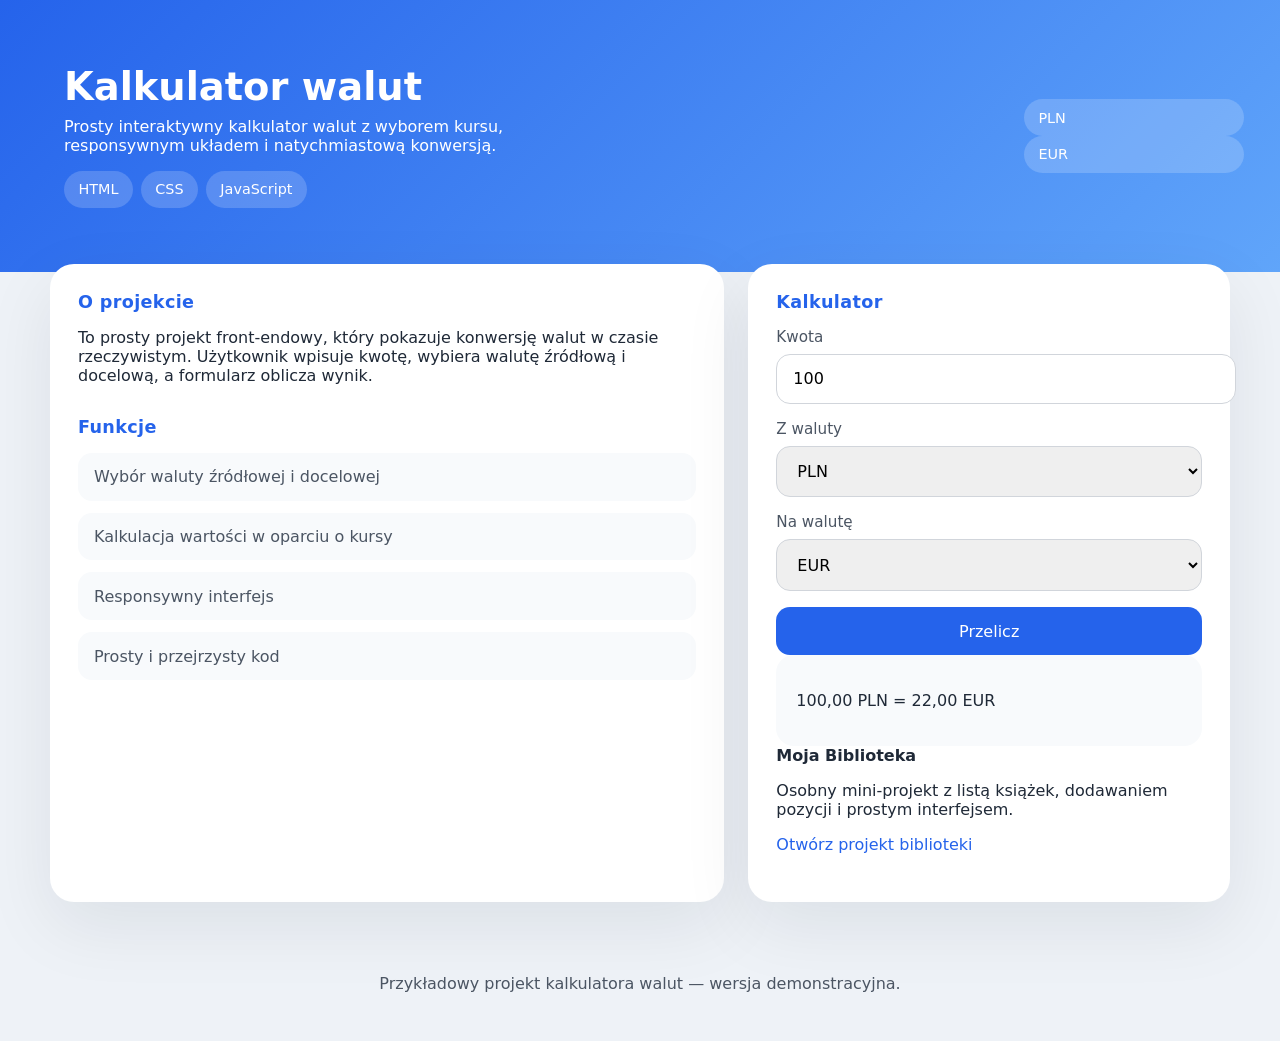
<file: zad6/project-currency.html>
<!DOCTYPE html>
<html lang="pl">
<head>
  <meta charset="UTF-8" />
  <meta name="viewport" content="width=device-width, initial-scale=1.0" />
  <title>Projekt kalkulator walut</title>
  <style>
    :root { --bg: #eef2f7; --surface: #fff; --text: #1f2937; --accent: #2563eb; --muted: #4b5563; --accent-2: #0ea5e9; }
    body { margin: 0; font-family: Inter, system-ui, sans-serif; background: var(--bg); color: var(--text); }
    .page { display: flex; flex-direction: column; min-height: 100vh; }
    .hero { background: linear-gradient(135deg, #2563eb 0%, #60a5fa 100%); color: white; padding: 2rem; }
    .container { width: min(1180px, 100%); margin: 0 auto; padding: 2rem; }
    .hero-grid { display: grid; gap: 1.5rem; grid-template-columns: 1fr 220px; align-items: center; }
    .hero h1 { margin: 0 0 0.5rem; font-size: clamp(2rem, 3vw, 3rem); }
    .hero p { margin: 0; max-width: 540px; }
    .hero .chips { display: flex; flex-wrap: wrap; gap: 0.5rem; margin-top: 1rem; }
    .chip { background: rgba(255,255,255,.18); color: white; padding: 0.65rem 0.9rem; border-radius: 999px; font-size: 0.9rem; }
    .details { display: grid; gap: 1.5rem; grid-template-columns: 1.4fr 1fr; margin-top: -2.5rem; }
    .card { background: var(--surface); border-radius: 24px; padding: 1.75rem; box-shadow: 0 24px 70px rgba(15,23,42,.08); }
    .section-title { display: flex; align-items: center; justify-content: space-between; margin-bottom: 1rem; }
    .section-title h2 { margin: 0; font-size: 1.1rem; letter-spacing: .02em; color: var(--accent); }
    .skill-list, .list { list-style: none; padding: 0; margin: 0; display: grid; gap: 0.75rem; }
    .skill-list li, .list li { padding: 0.9rem 1rem; border-radius: 14px; background: #f8fafc; color: var(--muted); }
    .project-item, .experience-item { margin-bottom: 1.25rem; }
    .project-item strong, .experience-item strong { display: block; margin-bottom: 0.35rem; }
    .project-item a { color: var(--accent); text-decoration: none; }
    .project-item a:hover { text-decoration: underline; }
    .converter { display: grid; gap: 1rem; margin-top: 1rem; }
    .field { display: grid; gap: 0.5rem; }
    .field label { font-size: 0.95rem; color: var(--muted); }
    .field input, .field select, .field button { width: 100%; border-radius: 14px; border: 1px solid #d1d5db; padding: 0.9rem 1rem; font: inherit; }
    .field button { background: var(--accent); color: white; cursor: pointer; border: none; }
    .field button:hover { background: var(--accent-2); }
    .result-card { background: #f8fafc; border-radius: 18px; padding: 1.25rem; color: var(--text); }
    .footer { text-align: center; padding: 1.5rem 0 2rem; color: var(--muted); }
    @media (max-width: 860px) { .hero-grid, .details { grid-template-columns: 1fr; } }
  </style>
</head>
<body>
  <div class="page">
    <section class="hero">
      <div class="container">
        <div class="hero-grid">
          <div>
            <h1>Kalkulator walut</h1>
            <p>Prosty interaktywny kalkulator walut z wyborem kursu, responsywnym układem i natychmiastową konwersją.</p>
            <div class="chips">
              <span class="chip">HTML</span>
              <span class="chip">CSS</span>
              <span class="chip">JavaScript</span>
            </div>
          </div>
          <div>
            <div class="chip">PLN</div>
            <div class="chip">EUR</div>
          </div>
        </div>
      </div>
    </section>

    <main class="container details">
      <section class="card">
        <div class="section-title">
          <h2>O projekcie</h2>
        </div>
        <p>To prosty projekt front-endowy, który pokazuje konwersję walut w czasie rzeczywistym. Użytkownik wpisuje kwotę, wybiera walutę źródłową i docelową, a formularz oblicza wynik.</p>
        <div class="section-title" style="margin-top: 2rem;"><h2>Funkcje</h2></div>
        <ul class="skill-list">
          <li>Wybór waluty źródłowej i docelowej</li>
          <li>Kalkulacja wartości w oparciu o kursy</li>
          <li>Responsywny interfejs</li>
          <li>Prosty i przejrzysty kod</li>
        </ul>
      </section>

      <section class="card">
        <div class="section-title"><h2>Kalkulator</h2></div>
        <form id="currency-form" class="converter">
          <div class="field">
            <label for="amount">Kwota</label>
            <input id="amount" type="number" step="0.01" min="0" value="100" />
          </div>
          <div class="field">
            <label for="from-currency">Z waluty</label>
            <select id="from-currency">
              <option value="PLN">PLN</option>
              <option value="EUR">EUR</option>
              <option value="USD">USD</option>
              <option value="GBP">GBP</option>
              <option value="UAH">UAH</option>
            </select>
          </div>
          <div class="field">
            <label for="to-currency">Na walutę</label>
            <select id="to-currency">
              <option value="EUR">EUR</option>
              <option value="USD">USD</option>
              <option value="PLN">PLN</option>
              <option value="GBP">GBP</option>
              <option value="UAH">UAH</option>
            </select>
          </div>
          <div class="field"><button type="submit">Przelicz</button></div>
        </form>
        <div class="result-card">
          <p id="result">Wynik konwersji pojawi się tutaj.</p>
        </div>
        <div class="project-item">
          <strong>Moja Biblioteka</strong>
          <p>Osobny mini-projekt z listą książek, dodawaniem pozycji i prostym interfejsem.</p>
          <a href="project-library.html">Otwórz projekt biblioteki</a>
        </div>
      </section>
    </main>

    <footer class="footer">
      <p>Przykładowy projekt kalkulatora walut — wersja demonstracyjna.</p>
    </footer>
  </div>
  <script>
    document.addEventListener('DOMContentLoaded', function () {
      const rates = { PLN: 1, EUR: 0.22, USD: 0.24, GBP: 0.18, UAH: 8.22 };
      const form = document.getElementById('currency-form');
      const amountInput = document.getElementById('amount');
      const fromSelect = document.getElementById('from-currency');
      const toSelect = document.getElementById('to-currency');
      const resultText = document.getElementById('result');

      function formatValue(value) {
        return value.toLocaleString('pl-PL', { minimumFractionDigits: 2, maximumFractionDigits: 2 });
      }

      function convert() {
        const amount = parseFloat(amountInput.value) || 0;
        const from = fromSelect.value;
        const to = toSelect.value;
        const base = amount / rates[from];
        const converted = base * rates[to];
        resultText.textContent = `${formatValue(amount)} ${from} = ${formatValue(converted)} ${to}`;
      }

      form.addEventListener('submit', function (event) {
        event.preventDefault();
        convert();
      });

      fromSelect.addEventListener('change', convert);
      toSelect.addEventListener('change', convert);
      amountInput.addEventListener('input', convert);
      convert();
    });
  </script>
</body>
</html>
</file>
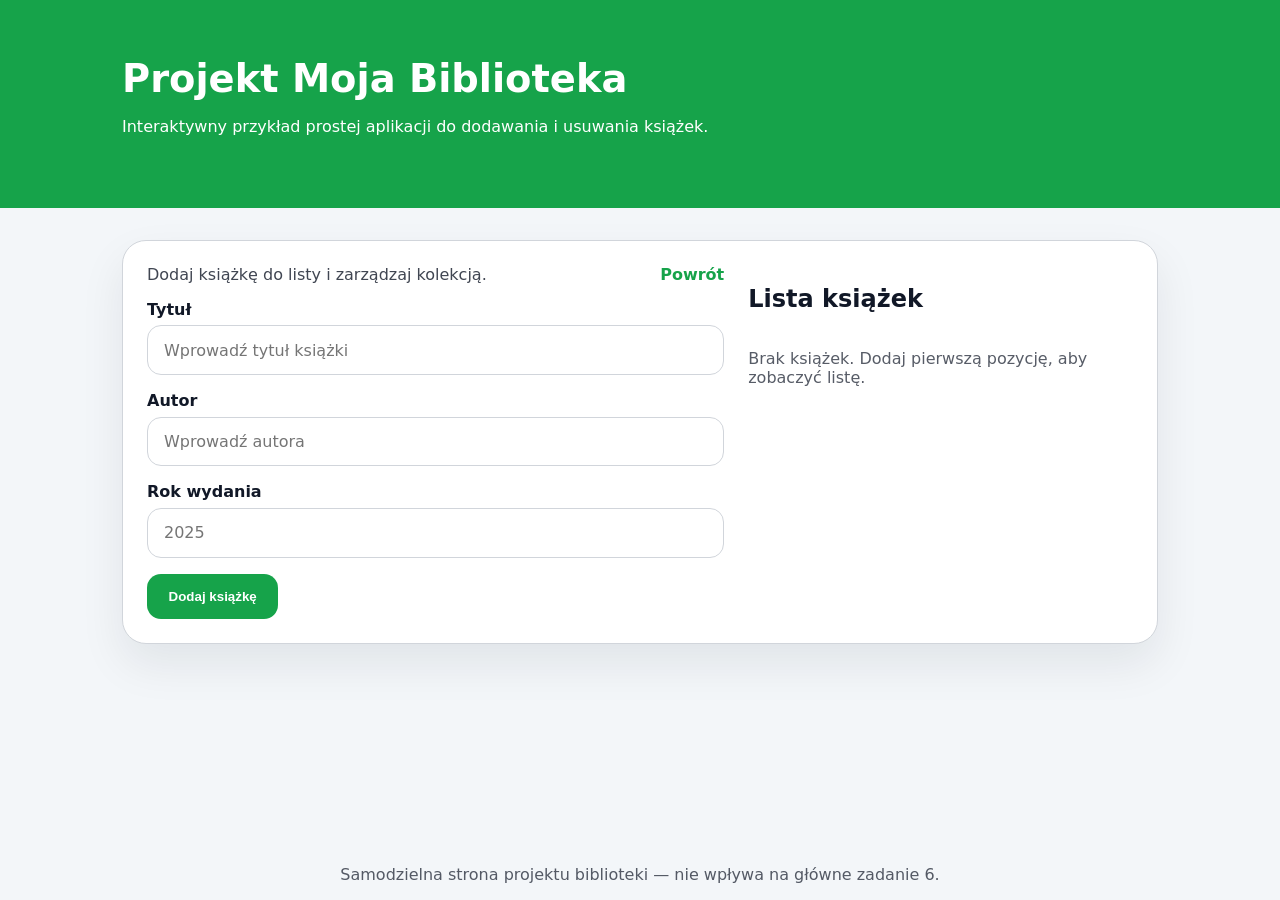
<file: zad6/project-library.html>
<!DOCTYPE html>
<html lang="pl">
<head>
  <meta charset="UTF-8" />
  <meta name="viewport" content="width=device-width, initial-scale=1.0" />
  <title>Projekt Moja Biblioteka</title>
  <style>
    :root { --bg: #f3f6f9; --surface: #ffffff; --text: #111827; --accent: #16a34a; --border: #d1d5db; }
    * { box-sizing: border-box; }
    body { margin: 0; font-family: Inter, system-ui, sans-serif; background: var(--bg); color: var(--text); }
    .page { min-height: 100vh; display: flex; flex-direction: column; }
    .topbar { background: var(--accent); color: white; padding: 1.5rem 2rem; }
    .topbar h1 { margin: 0; font-size: clamp(1.8rem, 3vw, 2.4rem); }
    .container { width: min(1100px, 100%); margin: 0 auto; padding: 2rem; flex: 1; }
    .card { background: var(--surface); border: 1px solid var(--border); border-radius: 24px; padding: 1.5rem; box-shadow: 0 20px 45px rgba(15, 23, 42, 0.08); }
    .grid { display: grid; grid-template-columns: 1.2fr 0.8fr; gap: 1.5rem; }
    .form-group { display: grid; gap: 0.4rem; margin-bottom: 1rem; }
    label { font-weight: 600; }
    input, textarea { width: 100%; padding: 0.9rem 1rem; border: 1px solid var(--border); border-radius: 14px; font: inherit; }
    button { background: var(--accent); border: none; color: white; padding: 0.95rem 1.35rem; border-radius: 14px; cursor: pointer; font-weight: 700; }
    button:hover { opacity: 0.95; }
    .books-list { list-style: none; padding: 0; margin: 0; display: grid; gap: 1rem; }
    .book-card { padding: 1rem 1.2rem; border: 1px solid var(--border); border-radius: 18px; background: #f8fafc; }
    .book-card h3 { margin: 0 0 0.35rem; }
    .book-meta { margin: 0 0 0.8rem; color: var(--text); opacity: 0.8; }
    .book-actions { display: flex; gap: 0.5rem; flex-wrap: wrap; }
    .book-actions button { background: #dc2626; }
    .info { display: flex; align-items: center; justify-content: space-between; gap: 1rem; flex-wrap: wrap; margin-bottom: 1rem; }
    .info p { margin: 0; color: var(--text); opacity: 0.8; }
    .footer { margin-top: 2rem; text-align: center; color: var(--text); opacity: 0.7; }
    @media (max-width: 900px) { .grid { grid-template-columns: 1fr; } }
  </style>
</head>
<body>
  <div class="page">
    <header class="topbar">
      <div class="container">
        <h1>Projekt Moja Biblioteka</h1>
        <p>Interaktywny przykład prostej aplikacji do dodawania i usuwania książek.</p>
      </div>
    </header>

    <main class="container">
      <div class="card grid">
        <section>
          <div class="info">
            <p>Dodaj książkę do listy i zarządzaj kolekcją.</p>
            <a href="index.html" style="color: var(--accent); text-decoration: none; font-weight: 700;">Powrót</a>
          </div>

          <form id="book-form">
            <div class="form-group">
              <label for="title">Tytuł</label>
              <input type="text" id="title" name="title" placeholder="Wprowadź tytuł książki" required />
            </div>
            <div class="form-group">
              <label for="author">Autor</label>
              <input type="text" id="author" name="author" placeholder="Wprowadź autora" required />
            </div>
            <div class="form-group">
              <label for="year">Rok wydania</label>
              <input type="number" id="year" name="year" min="1900" max="2100" placeholder="2025" required />
            </div>
            <button type="submit">Dodaj książkę</button>
          </form>
        </section>

        <section>
          <h2>Lista książek</h2>
          <ul id="books-list" class="books-list"></ul>
          <p id="empty-state" style="margin-top:1rem; color: var(--text); opacity: 0.7;">Brak książek. Dodaj pierwszą pozycję, aby zobaczyć listę.</p>
        </section>
      </div>
    </main>

    <footer class="footer">
      <p>Samodzielna strona projektu biblioteki — nie wpływa na główne zadanie 6.</p>
    </footer>
  </div>

  <script>
    const booksList = document.getElementById('books-list');
    const emptyState = document.getElementById('empty-state');
    const bookForm = document.getElementById('book-form');

    let books = JSON.parse(localStorage.getItem('libraryBooks') || '[]');

    function renderBooks() {
      booksList.innerHTML = '';
      if (books.length === 0) {
        emptyState.style.display = 'block';
        return;
      }
      emptyState.style.display = 'none';

      books.forEach((book, index) => {
        const item = document.createElement('li');
        item.className = 'book-card';
        item.innerHTML = `
          <h3>${book.title}</h3>
          <p class="book-meta">Autor: ${book.author} • Rok: ${book.year}</p>
          <div class="book-actions">
            <button type="button" data-index="${index}">Usuń</button>
          </div>
        `;
        booksList.appendChild(item);
      });

      document.querySelectorAll('[data-index]').forEach(btn => {
        btn.addEventListener('click', function () {
          const index = Number(this.dataset.index);
          books.splice(index, 1);
          saveBooks();
          renderBooks();
        });
      });
    }

    function saveBooks() {
      localStorage.setItem('libraryBooks', JSON.stringify(books));
    }

    bookForm.addEventListener('submit', function (event) {
      event.preventDefault();
      const title = document.getElementById('title').value.trim();
      const author = document.getElementById('author').value.trim();
      const year = document.getElementById('year').value.trim();
      if (!title || !author || !year) return;

      books.push({ title, author, year });
      saveBooks();
      renderBooks();
      bookForm.reset();
    });

    renderBooks();
  </script>
</body>
</html>
</file>
<file: zad1_cv/style.css>
﻿:root{
  --bg: #eef1f6;
  --paper: #ffffff;
  --ink: #121827;
  --muted: #5b6476;
  --line: #e6e8ef;

  --accent: #1f7a8c;     
  --accent2: #3aa6b9;
  --shadow: 0 10px 30px rgba(16, 24, 40, .08);
  --r: 16px;
}

*{ box-sizing:border-box; }

body{
  margin:0;
  font-family: system-ui, -apple-system, Segoe UI, Roboto, Arial, sans-serif;
  background: var(--bg);
  color: var(--ink);
  line-height: 1.5;
}

.cv{
  width: min(1020px, calc(100% - 32px));
  margin: 24px auto;
}

.hero{
  position: relative;
  display: grid;
  grid-template-columns: 220px 1fr;
  gap: 18px;
  align-items: center;

  background: linear-gradient(135deg, var(--accent), var(--accent2));
  border-radius: var(--r);
  padding: 18px;
  box-shadow: var(--shadow);
  overflow: hidden;
}

.hero__shape{
  position:absolute;
  right:-120px;
  top:-140px;
  width: 360px;
  height: 360px;
  background: rgba(255,255,255,.18);
  transform: rotate(18deg);
  border-radius: 60px;
}

.hero__photo img{
  width: 220px;
  height: 220px;
  object-fit: cover;
  border-radius: 18px;
  border: 2px solid rgba(255,255,255,.35);
  display:block;
  background: #d9dde7;
}

.hero__text{
  position: relative;
  z-index: 1;
  color: #fff;
}

h1{
  margin: 0 0 6px;
  font-size: 34px;
  letter-spacing: .2px;
}

.hero__role{
  margin: 0 0 14px;
  font-weight: 800;
  letter-spacing: 1px;
  font-size: 12px;
  text-transform: uppercase;
  opacity: .95;
}

.hero__contact{
  display:flex;
  gap: 10px;
  flex-wrap: wrap;
  margin-bottom: 10px;
}

.chip{
  display:inline-block;
  padding: 8px 10px;
  border-radius: 999px;
  border: 1px solid rgba(255,255,255,.32);
  background: rgba(255,255,255,.14);
  color:#fff;
  text-decoration:none;
  font-weight: 600;
  font-size: 13px;
}

.chip--muted{
  cursor: default;
}

.hero__links{
  display:flex;
  gap: 14px;
  flex-wrap:wrap;
}

.hero__links a{
  color:#fff;
  font-weight: 700;
  text-decoration: none;
  border-bottom: 1px solid rgba(255,255,255,.35);
}
.hero__links a:hover{
  border-bottom-color: rgba(255,255,255,.75);
}

.grid{
  margin-top: 16px;
  display:grid;
  grid-template-columns: 360px 1fr;
  gap: 16px;
  align-items: start;
}

.left{
  display:flex;
  flex-direction: column;
  gap: 16px;
}

.right{
  display:flex;
  flex-direction: column;
  gap: 16px;
}

.panel, .card{
  background: var(--paper);
  border: 1px solid var(--line);
  border-radius: var(--r);
  padding: 16px 18px;
  box-shadow: 0 1px 0 rgba(16,24,40,.04);
}

h2{
  margin: 0 0 10px;
  font-size: 13px;
  letter-spacing: .9px;
  text-transform: uppercase;
  color: var(--muted);
  border-bottom: 1px solid var(--line);
  padding-bottom: 8px;
}

h3{
  margin: 8px 0 2px;
  font-size: 15px;
}

p{ margin: 8px 0; }

ul, ol{
  margin: 8px 0 0;
  padding-left: 18px;
}
li{ margin: 8px 0; }

.item{
  margin-top: 12px;
  border: 1px solid var(--line);
  border-radius: 14px;
  padding: 12px;
  background: #fbfcff;
}

.item__top{
  display:flex;
  justify-content: space-between;
  gap: 10px;
  align-items: center;
}

.badge{
  display:inline-block;
  padding: 6px 10px;
  border-radius: 999px;
  background: rgba(31,122,140,.10);
  border: 1px solid rgba(31,122,140,.18);
  color: var(--ink);
  font-weight: 800;
  font-size: 12px;
  text-transform: uppercase;
  letter-spacing: .4px;
}

.place{
  color: var(--muted);
  font-weight: 800;
  font-size: 12px;
  text-transform: uppercase;
  letter-spacing: .4px;
}

.org{
  margin: 0;
  color: var(--muted);
  font-weight: 650;
}

.list{
  margin: 10px 0 0;
  padding-left: 18px;
}

.card--note .note{
  margin: 6px 0 0;
}

.card--note a{
  color: var(--accent);
  font-weight: 700;
  text-decoration: none;
}
.card--note a:hover{ text-decoration: underline; }

.foot{
  margin-top: 14px;
  text-align:center;
  color: var(--muted);
  font-size: 13px;
}

@media (max-width: 920px){
  .hero{
    grid-template-columns: 1fr;
  }

  .hero__photo img{
    width: 180px;
    height: 180px;
  }

.grid{
    grid-template-columns: 1fr;
  }
}
</file>
<file: zad3_motyw/red.css>
﻿:root {
  --bg: #fffafa;
  --paper: #ffffff;
  --ink: #2b0000;
  --muted: #8b4513;
  --line: #ebdada;
  --accent: #b22222;
  --accent2: #800000;
  --shadow: 10px 10px 0px rgba(128, 0, 0, 0.05);
  --r: 0px;
}

* { box-sizing: border-box; }

body {
  margin: 0;
  font-family: 'Georgia', serif;
  background-color: var(--bg);
  background-image: radial-gradient(var(--line) 1px, transparent 1px);
  background-size: 20px 20px;
  color: var(--ink);
  line-height: 1.6;
}

.cv {
  width: min(1050px, calc(100% - 32px));
  margin: 40px auto;
}

.hero {
  position: relative;
  display: flex;
  flex-direction: row;
  justify-content: space-between;
  align-items: center;
  background: linear-gradient(135deg, var(--accent), var(--accent2));
  padding: 40px;
  border: 10px solid var(--accent2);
  color: white;
}

.hero__photo {
  order: 2; 
  flex-shrink: 0;
}

.hero__photo img {
  width: 220px;
  height: 220px;
  object-fit: cover;
  border: 4px solid white;
}

.hero__text {
  order: 1; 
  max-width: 600px;
}

h1 { 
  margin: 0 0 10px; 
  font-size: 38px; 
  text-transform: uppercase;
  border-bottom: 2px solid white;
  display: inline-block;
}

.hero__role {
  margin: 10px 0 25px;
  font-weight: bold;
  letter-spacing: 4px;
  display: block;
  font-size: 14px;
}

.hero__contact { display: flex; gap: 10px; flex-wrap: wrap; margin-bottom: 20px; }

.chip {
  display: inline-block;
  padding: 8px 15px;
  background: white;
  color: var(--accent);
  text-decoration: none;
  font-weight: bold;
  font-size: 12px;
}

.hero__links { display: flex; gap: 20px; }

.hero__links a {
  color: white;
  font-weight: bold;
  text-decoration: none;
  border-bottom: 2px solid white;
}

.grid {
  margin-top: 30px;
  display: grid;
  grid-template-columns: 1fr 360px; 
  gap: 30px;
}

.left { order: 2; } 
.right { order: 1; } 

.panel, .card {
  background: var(--paper);
  border: 1px solid var(--accent2);
  padding: 30px;
  margin-bottom: 30px;
  box-shadow: var(--shadow);
}

h2 {
  margin: 0 0 20px;
  font-size: 16px;
  text-transform: uppercase;
  color: var(--accent);
  border-bottom: 4px double var(--accent);
  padding-bottom: 8px;
}

h3 { margin: 15px 0 5px; font-size: 18px; color: var(--accent2); }

.item {
  margin-top: 20px;
  border: 1px solid var(--line);
  padding: 20px;
  background: #fffcfc;
}

.badge {
  background: var(--accent2);
  color: white;
  padding: 5px 12px;
  font-size: 11px;
  font-weight: bold;
}


.theme-switcher {
  position: fixed;
  top: 20px;
  right: 20px;
  z-index: 1000;
  padding: 12px 24px;
  cursor: pointer;
  border: none;
  background-color: var(--accent);
  color: white;
  border-radius: 50px;
  font-family: inherit;
  font-weight: bold;
  box-shadow: 0 4px 15px rgba(0,0,0,0.2);
  transition: 0.3s ease;
}

.theme-switcher:hover {
  transform: scale(1.05);
  background-color: var(--accent2);
}

.foot { 
  margin: 50px 0; 
  text-align: center; 
  color: var(--muted); 
  border-top: 2px solid var(--accent2);
  padding-top: 20px;
}

@media (max-width: 920px) {
  .hero { flex-direction: column; text-align: center; }
  .grid { grid-template-columns: 1fr; }
  .hero__photo { order: 1; margin-bottom: 20px; }
  .hero__text { order: 2; }
  .left, .right { order: unset; }
}
</file>
<file: zad4/green.css>
:root {
  --bg: #eef6f1;
  --paper: #ffffff;
  --ink: #121827;
  --muted: #5b6476;
  --line: #e6e8ef;
  --accent: #2e8b57;
  --accent2: #43a047;
  --shadow: 0 10px 30px rgba(16, 24, 40, .08);
  --shadow-hover: 0 15px 45px rgba(16, 24, 40, .15);
  --r: 16px;
}

* {
  box-sizing: border-box;
}

body {
  margin: 0;
  font-family: 'Segoe UI', Tahoma, Geneva, Verdana, sans-serif;
  background-color: var(--bg);
  background-image: radial-gradient(var(--line) 1px, transparent 1px);
  background-size: 20px 20px;
  color: var(--ink);
  line-height: 1.5;
}

.cv {
  width: min(1020px, calc(100% - 32px));
  margin: 24px auto;
}

.hero {
  position: relative;
  display: grid;
  grid-template-columns: 220px 1fr;
  gap: 24px;
  align-items: center;
  background: linear-gradient(135deg, var(--accent), var(--accent2));
  border-radius: var(--r);
  padding: 24px;
  box-shadow: var(--shadow);
  overflow: hidden;
}

.hero__shape {
  position: absolute;
  right: -100px;
  top: -100px;
  width: 300px;
  height: 300px;
  background: rgba(255, 255, 255, .15);
  transform: rotate(15deg);
  border-radius: 50px;
}

.hero__photo img {
  width: 220px;
  height: 220px;
  object-fit: cover;
  border-radius: 20px;
  border: 4px solid rgba(255, 255, 255, .2);
  display: block;
  transition: transform 0.3s ease;
}

.hero__photo img:hover {
  transform: scale(1.02);
}

.hero__text {
  position: relative;
  z-index: 1;
  color: #fff;
}

h1 {
  margin: 0 0 6px;
  font-size: 38px;
  letter-spacing: -0.5px;
}

.hero__role {
  margin: 0 0 20px;
  font-weight: 800;
  letter-spacing: 1.5px;
  font-size: 13px;
  text-transform: uppercase;
  background: rgba(0, 0, 0, 0.15);
  display: inline-block;
  padding: 4px 12px;
  border-radius: 6px;
}

.hero__contact {
  display: flex;
  gap: 10px;
  flex-wrap: wrap;
  margin-bottom: 16px;
}

.chip {
  display: inline-block;
  padding: 8px 14px;
  border-radius: 999px;
  border: 1px solid rgba(255, 255, 255, .3);
  background: rgba(255, 255, 255, .1);
  color: #fff;
  text-decoration: none;
  font-weight: 600;
  font-size: 13px;
  transition: all 0.2s ease;
}

.chip:hover {
  background: rgba(255, 255, 255, .25);
  transform: translateY(-2px);
  box-shadow: 0 5px 15px rgba(0,0,0,0.1);
}

.hero__links {
  display: flex;
  gap: 18px;
}

.hero__links a {
  color: #fff;
  font-weight: 700;
  text-decoration: none;
  border-bottom: 2px solid rgba(255, 255, 255, .3);
  transition: all 0.2s ease;
}

.hero__links a:hover {
  border-bottom-color: #fff;
  opacity: 0.9;
  transform: translateY(-1px);
}`r`n`r`na { color: #1d4ed8; text-decoration: underline; cursor: pointer; }

.grid {
  margin-top: 24px;
  display: grid;
  grid-template-columns: 360px 1fr;
  gap: 24px;
  align-items: start;
}

.left, .right {
  display: flex;
  flex-direction: column;
  gap: 24px;
}

.panel, .card {
  background: var(--paper);
  border: 1px solid var(--line);
  border-radius: var(--r);
  padding: 20px 24px;
  box-shadow: var(--shadow);
  transition: all 0.3s cubic-bezier(0.4, 0, 0.2, 1);
}

.panel:hover, .card:hover {
  transform: translateY(-5px);
  box-shadow: var(--shadow-hover);
}

h2 {
  margin: 0 0 16px;
  font-size: 14px;
  letter-spacing: 1px;
  text-transform: uppercase;
  color: var(--accent);
  padding-bottom: 8px;
  border-bottom: 2px solid var(--line);
  position: relative;
}

h2::after {
  content: '';
  position: absolute;
  bottom: -2px;
  left: 0;
  width: 50px;
  height: 2px;
  background: var(--accent);
}

h3 {
  margin: 12px 0 4px;
  font-size: 17px;
  color: var(--ink);
}

p {
  margin: 10px 0;
}

ul, ol {
  margin: 10px 0 0;
  padding-left: 20px;
}

li {
  margin: 10px 0;
}

.item {
  margin-top: 16px;
  border-left: 3px solid var(--accent);
  border-radius: 0 12px 12px 0;
  padding: 14px 18px;
  background: #f9fbf9;
}

.item__top {
  display: flex;
  justify-content: space-between;
  gap: 10px;
  align-items: center;
}

.badge {
  display: inline-block;
  padding: 5px 12px;
  border-radius: 999px;
  background: rgba(46, 139, 87, 0.1);
  color: var(--accent);
  font-weight: 700;
  font-size: 11px;
  text-transform: uppercase;
}

.place, .org {
  color: var(--muted);
  font-weight: 700;
  font-size: 12px;
  text-transform: uppercase;
}

.theme-switcher {
  position: fixed;
  top: 20px;
  right: 20px;
  z-index: 1000;
  padding: 12px 24px;
  cursor: pointer;
  border: none;
  background-color: var(--accent);
  color: white;
  border-radius: 50px;
  font-family: inherit;
  font-weight: bold;
  box-shadow: 0 4px 15px rgba(0,0,0,0.2);
  transition: 0.3s ease;
}

.theme-switcher:hover {
  transform: scale(1.05);
  background-color: var(--accent2);
}

.toggle-btn, .control-btn {
  display: inline-flex;
  align-items: center;
  justify-content: center;
  width: 44px;
  height: 44px;
  border: none;
  border-radius: 14px;
  background-color: rgba(255,255,255,0.96);
  color: var(--text);
  font-size: 18px;
  cursor: pointer;
  transition: transform 0.2s ease, background-color 0.2s ease, box-shadow 0.2s ease;
  box-shadow: 0 8px 18px rgba(0, 0, 0, 0.08);
}

.toggle-btn:hover, .control-btn:hover {
  transform: translateY(-1px);
  background-color: rgba(255,255,255,1);
}

.hidden {
  display: none !important;
}

.theme-label {
  display: none;
}

.foot {
  margin: 32px 0;
  text-align: center;
  color: var(--muted);
  font-size: 13px;
  opacity: 0.8;
}

@media (max-width: 920px) {
  .hero {
    grid-template-columns: 1fr;
    text-align: center;
    justify-items: center;
  }
  .hero__contact, .hero__links {
    justify-content: center;
  }
  .grid {
    grid-template-columns: 1fr;
  }
}
</file>
<file: zad5/green.css>
:root {
  --bg: #eef6f1;
  --paper: #ffffff;
  --ink: #121827;
  --muted: #5b6476;
  --line: #e6e8ef;
  --accent: #2e8b57;
  --accent2: #43a047;
  --shadow: 0 10px 30px rgba(16, 24, 40, .08);
  --shadow-hover: 0 15px 45px rgba(16, 24, 40, .15);
  --r: 16px;
}

* {
  box-sizing: border-box;
}

body {
  margin: 0;
  font-family: 'Segoe UI', Tahoma, Geneva, Verdana, sans-serif;
  background-color: var(--bg);
  background-image: radial-gradient(var(--line) 1px, transparent 1px);
  background-size: 20px 20px;
  color: var(--ink);
  line-height: 1.5;
}

.cv {
  width: min(1020px, calc(100% - 32px));
  margin: 24px auto;
}

.hero {
  position: relative;
  display: grid;
  grid-template-columns: 220px 1fr;
  gap: 24px;
  align-items: center;
  background: linear-gradient(135deg, var(--accent), var(--accent2));
  border-radius: var(--r);
  padding: 24px;
  box-shadow: var(--shadow);
  overflow: hidden;
}

.hero__shape {
  position: absolute;
  right: -100px;
  top: -100px;
  width: 300px;
  height: 300px;
  background: rgba(255, 255, 255, .15);
  transform: rotate(15deg);
  border-radius: 50px;
}

.hero__photo img {
  width: 220px;
  height: 220px;
  object-fit: cover;
  border-radius: 20px;
  border: 4px solid rgba(255, 255, 255, .2);
  display: block;
  transition: transform 0.3s ease;
}

.hero__photo img:hover {
  transform: scale(1.02);
}

.hero__text {
  position: relative;
  z-index: 1;
  color: #fff;
}

h1 {
  margin: 0 0 6px;
  font-size: 38px;
  letter-spacing: -0.5px;
}

.hero__role {
  margin: 0 0 20px;
  font-weight: 800;
  letter-spacing: 1.5px;
  font-size: 13px;
  text-transform: uppercase;
  background: rgba(0, 0, 0, 0.15);
  display: inline-block;
  padding: 4px 12px;
  border-radius: 6px;
}

.hero__contact {
  display: flex;
  gap: 10px;
  flex-wrap: wrap;
  margin-bottom: 16px;
}

.chip {
  display: inline-block;
  padding: 8px 14px;
  border-radius: 999px;
  border: 1px solid rgba(255, 255, 255, .3);
  background: rgba(255, 255, 255, .1);
  color: #fff;
  text-decoration: none;
  font-weight: 600;
  font-size: 13px;
  transition: all 0.2s ease;
}

.chip:hover {
  background: rgba(255, 255, 255, .25);
  transform: translateY(-2px);
  box-shadow: 0 5px 15px rgba(0,0,0,0.1);
}

.hero__links {
  display: flex;
  gap: 18px;
}

.hero__links a {
  color: #fff;
  font-weight: 700;
  text-decoration: none;
  border-bottom: 2px solid rgba(255, 255, 255, .3);
  transition: all 0.2s ease;
}

.hero__links a:hover {
  border-bottom-color: #fff;
  opacity: 0.9;
  transform: translateY(-1px);
}`r`n`r`na { color: #1d4ed8; text-decoration: underline; cursor: pointer; }

.grid {
  margin-top: 24px;
  display: grid;
  grid-template-columns: 360px 1fr;
  gap: 24px;
  align-items: start;
}

.left, .right {
  display: flex;
  flex-direction: column;
  gap: 24px;
}

.panel, .card {
  background: var(--paper);
  border: 1px solid var(--line);
  border-radius: var(--r);
  padding: 20px 24px;
  box-shadow: var(--shadow);
  transition: all 0.3s cubic-bezier(0.4, 0, 0.2, 1);
}

.panel:hover, .card:hover {
  transform: translateY(-5px);
  box-shadow: var(--shadow-hover);
}

h2 {
  margin: 0 0 16px;
  font-size: 14px;
  letter-spacing: 1px;
  text-transform: uppercase;
  color: var(--accent);
  padding-bottom: 8px;
  border-bottom: 2px solid var(--line);
  position: relative;
}

h2::after {
  content: '';
  position: absolute;
  bottom: -2px;
  left: 0;
  width: 50px;
  height: 2px;
  background: var(--accent);
}

h3 {
  margin: 12px 0 4px;
  font-size: 17px;
  color: var(--ink);
}

p {
  margin: 10px 0;
}

ul, ol {
  margin: 10px 0 0;
  padding-left: 20px;
}

li {
  margin: 10px 0;
}

li.loading {
  color: var(--muted);
  font-style: italic;
}

.item {
  margin-top: 16px;
  border-left: 3px solid var(--accent);
  border-radius: 0 12px 12px 0;
  padding: 14px 18px;
  background: #f9fbf9;
}

.item__top {
  display: flex;
  justify-content: space-between;
  gap: 10px;
  align-items: center;
}

.badge {
  display: inline-block;
  padding: 5px 12px;
  border-radius: 999px;
  background: rgba(46, 139, 87, 0.1);
  color: var(--accent);
  font-weight: 700;
  font-size: 11px;
  text-transform: uppercase;
}

.place, .org {
  color: var(--muted);
  font-weight: 700;
  font-size: 12px;
  text-transform: uppercase;
}


.contact-form {
  display: flex;
  flex-direction: column;
  gap: 16px;
}

.form-group {
  display: flex;
  flex-direction: column;
  gap: 6px;
}

.form-group label {
  font-weight: 600;
  font-size: 14px;
  color: var(--ink);
}

.form-group input,
.form-group textarea {
  padding: 10px 12px;
  border: 1px solid var(--line);
  border-radius: 6px;
  font-family: inherit;
  font-size: 14px;
  color: var(--ink);
  background: var(--paper);
  transition: all 0.2s ease;
}

.form-group input:focus,
.form-group textarea:focus {
  outline: none;
  border-color: var(--accent);
  box-shadow: 0 0 0 3px rgba(46, 139, 87, 0.1);
}

.form-group input.error,
.form-group textarea.error {
  border-color: #d32f2f;
  background: rgba(211, 47, 47, 0.05);
}

.form-group input.error:focus,
.form-group textarea.error:focus {
  box-shadow: 0 0 0 3px rgba(211, 47, 47, 0.1);
}

.error {
  font-size: 12px;
  color: #d32f2f;
  min-height: 18px;
  display: block;
}

.hint {
  font-size: 12px;
  color: var(--muted);
  font-style: italic;
}

.submit-btn {
  padding: 12px 24px;
  background: var(--accent);
  color: white;
  border: none;
  border-radius: 6px;
  font-weight: 600;
  font-size: 14px;
  cursor: pointer;
  transition: all 0.2s ease;
  margin-top: 8px;
}

.submit-btn:hover:not(:disabled) {
  background: var(--accent2);
  transform: translateY(-2px);
  box-shadow: 0 4px 12px rgba(46, 139, 87, 0.2);
}

.submit-btn:disabled {
  opacity: 0.6;
  cursor: not-allowed;
}

.form-status {
  display: none;
  padding: 12px 16px;
  background: rgba(25, 103, 210, 0.1);
  color: #1967d2;
  border: 1px solid #1967d2;
  border-radius: 6px;
  font-weight: 600;
  font-size: 14px;
}

.form-status.show {
  display: block;
}

.success-message {
  display: none;
  padding: 12px 16px;
  background: rgba(56, 142, 60, 0.1);
  color: #388e3c;
  border: 1px solid #388e3c;
  border-radius: 6px;
  font-weight: 600;
  font-size: 14px;
}

.success-message.show {
  display: block;
}

.error-message {
  display: none;
  padding: 12px 16px;
  background: rgba(211, 47, 47, 0.1);
  color: #d32f2f;
  border: 1px solid #d32f2f;
  border-radius: 6px;
  font-weight: 600;
  font-size: 14px;
}

.error-message.show {
  display: block;
}


.notes-container {
  display: flex;
  flex-direction: column;
  gap: 12px;
}

.note-input {
  display: flex;
  gap: 8px;
}

#note-input {
  flex: 1;
  padding: 10px 12px;
  border: 1px solid var(--line);
  border-radius: 6px;
  font-family: inherit;
  font-size: 14px;
  color: var(--ink);
  background: var(--paper);
  transition: all 0.2s ease;
}

#note-input:focus {
  outline: none;
  border-color: var(--accent);
  box-shadow: 0 0 0 3px rgba(46, 139, 87, 0.1);
}

.add-note-btn {
  padding: 10px 16px;
  background: var(--accent);
  color: white;
  border: none;
  border-radius: 6px;
  font-weight: 600;
  font-size: 14px;
  cursor: pointer;
  transition: all 0.2s ease;
  white-space: nowrap;
}

.add-note-btn:hover {
  background: var(--accent2);
  transform: translateY(-2px);
}

.notes-list {
  list-style: none;
  margin: 0;
  padding: 0;
  display: flex;
  flex-direction: column;
  gap: 8px;
}

.note-item {
  display: flex;
  justify-content: space-between;
  align-items: center;
  padding: 12px;
  background: rgba(46, 139, 87, 0.05);
  border: 1px solid var(--line);
  border-radius: 6px;
  animation: slideIn 0.3s ease;
}

@keyframes slideIn {
  from {
    opacity: 0;
    transform: translateX(-10px);
  }
  to {
    opacity: 1;
    transform: translateX(0);
  }
}

.note-text {
  flex: 1;
  margin: 0;
  color: var(--ink);
  word-break: break-word;
}

.note-delete-btn {
  padding: 4px 8px;
  background: #d32f2f;
  color: white;
  border: none;
  border-radius: 4px;
  font-size: 12px;
  cursor: pointer;
  transition: all 0.2s ease;
  flex-shrink: 0;
  margin-left: 8px;
}

.note-delete-btn:hover {
  background: #c62828;
}

.clear-notes-btn {
  padding: 8px 12px;
  background: transparent;
  color: #d32f2f;
  border: 1px solid #d32f2f;
  border-radius: 6px;
  font-weight: 600;
  font-size: 13px;
  cursor: pointer;
  transition: all 0.2s ease;
  align-self: flex-start;
}

.clear-notes-btn:hover {
  background: rgba(211, 47, 47, 0.1);
}

.clear-notes-btn:disabled {
  opacity: 0.5;
  cursor: not-allowed;
}


.submission-item {
  padding: 12px;
  border: 1px solid var(--line);
  border-radius: 6px;
  margin-bottom: 12px;
  background: rgba(46, 139, 87, 0.05);
}

.submission-header {
  font-weight: 600;
  margin-bottom: 8px;
  color: var(--accent);
}

.submission-status {
  display: inline-block;
  padding: 2px 8px;
  border-radius: 4px;
  font-size: 11px;
  font-weight: 600;
  margin-left: 8px;
}

.submission-status.local {
  background: rgba(255, 193, 7, 0.2);
  color: #f57f17;
}

.submission-status.backend {
  background: rgba(56, 142, 60, 0.2);
  color: #388e3c;
}

.submission-info {
  font-size: 12px;
  color: var(--muted);
  margin: 6px 0;
}

.theme-switcher {
  position: fixed;
  top: 20px;
  right: 20px;
  z-index: 1000;
  padding: 12px 24px;
  cursor: pointer;
  border: none;
  background-color: var(--accent);
  color: white;
  border-radius: 50px;
  font-family: inherit;
  font-weight: bold;
  box-shadow: 0 4px 15px rgba(0,0,0,0.2);
  transition: 0.3s ease;
}

.theme-switcher:hover {
  transform: scale(1.05);
  background-color: var(--accent2);
}

.toggle-btn, .control-btn {
  display: inline-flex;
  align-items: center;
  justify-content: center;
  width: 44px;
  height: 44px;
  border: none;
  border-radius: 14px;
  background-color: rgba(255,255,255,0.96);
  color: var(--text);
  font-size: 18px;
  cursor: pointer;
  transition: transform 0.2s ease, background-color 0.2s ease, box-shadow 0.2s ease;
  box-shadow: 0 8px 18px rgba(0, 0, 0, 0.08);
}

.toggle-btn:hover, .control-btn:hover {
  transform: translateY(-1px);
  background-color: rgba(255,255,255,1);
}

.hidden {
  display: none !important;
}

.theme-label {
  display: none;
}.foot {
  margin: 32px 0;
  text-align: center;
  color: var(--muted);
  font-size: 13px;
  opacity: 0.8;
}

@media (max-width: 920px) {
  .hero {
    grid-template-columns: 1fr;
    text-align: center;
    justify-items: center;
  }
  .hero__contact, .hero__links {
    justify-content: center;
  }
  .grid {
    grid-template-columns: 1fr;
  }
}
</file>
<file: zad6/green.css>
:root {
  --bg: #eef6f1;
  --paper: #ffffff;
  --ink: #121827;
  --muted: #5b6476;
  --line: #e6e8ef;
  --accent: #2e8b57;
  --accent2: #43a047;
  --shadow: 0 10px 30px rgba(16, 24, 40, .08);
  --shadow-hover: 0 15px 45px rgba(16, 24, 40, .15);
  --r: 16px;
}

* {
  box-sizing: border-box;
}

body {
  margin: 0;
  font-family: 'Segoe UI', Tahoma, Geneva, Verdana, sans-serif;
  background-color: var(--bg);
  background-image: radial-gradient(var(--line) 1px, transparent 1px);
  background-size: 20px 20px;
  color: var(--ink);
  line-height: 1.5;
}

.cv {
  width: min(1020px, calc(100% - 32px));
  margin: 24px auto;
}

.hero {
  position: relative;
  display: grid;
  grid-template-columns: 220px 1fr;
  gap: 24px;
  align-items: center;
  background: linear-gradient(135deg, var(--accent), var(--accent2));
  border-radius: var(--r);
  padding: 24px;
  box-shadow: var(--shadow);
  overflow: hidden;
}

.hero__shape {
  position: absolute;
  right: -100px;
  top: -100px;
  width: 300px;
  height: 300px;
  background: rgba(255, 255, 255, .15);
  transform: rotate(15deg);
  border-radius: 50px;
}

.hero__photo img {
  width: 220px;
  height: 220px;
  object-fit: cover;
  border-radius: 20px;
  border: 4px solid rgba(255, 255, 255, .2);
  display: block;
  transition: transform 0.3s ease;
}

.hero__photo img:hover {
  transform: scale(1.02);
}

.hero__text {
  position: relative;
  z-index: 1;
  color: #fff;
}

h1 {
  margin: 0 0 6px;
  font-size: 38px;
  letter-spacing: -0.5px;
}

.hero__role {
  margin: 0 0 20px;
  font-weight: 800;
  letter-spacing: 1.5px;
  font-size: 13px;
  text-transform: uppercase;
  background: rgba(0, 0, 0, 0.15);
  display: inline-block;
  padding: 4px 12px;
  border-radius: 6px;
}

.hero__contact {
  display: flex;
  gap: 10px;
  flex-wrap: wrap;
  margin-bottom: 16px;
}

.chip {
  display: inline-block;
  padding: 8px 14px;
  border-radius: 999px;
  border: 1px solid rgba(255, 255, 255, .3);
  background: rgba(255, 255, 255, .1);
  color: #fff;
  text-decoration: none;
  font-weight: 600;
  font-size: 13px;
  transition: all 0.2s ease;
}

.chip:hover {
  background: rgba(255, 255, 255, .25);
  transform: translateY(-2px);
  box-shadow: 0 5px 15px rgba(0,0,0,0.1);
}

.hero__links {
  display: flex;
  gap: 18px;
}

.hero__links a {
  color: #fff;
  font-weight: 700;
  text-decoration: none;
  border-bottom: 2px solid rgba(255, 255, 255, .3);
  transition: all 0.2s ease;
}

.hero__links a:hover {
  border-bottom-color: #fff;
  opacity: 0.9;
  transform: translateY(-1px);
}`r`n`r`na { color: #1d4ed8; text-decoration: underline; cursor: pointer; }

.grid {
  margin-top: 24px;
  display: grid;
  grid-template-columns: 360px 1fr;
  gap: 24px;
  align-items: start;
}

.left, .right {
  display: flex;
  flex-direction: column;
  gap: 24px;
}

.panel, .card {
  background: var(--paper);
  border: 1px solid var(--line);
  border-radius: var(--r);
  padding: 20px 24px;
  box-shadow: var(--shadow);
  transition: all 0.3s cubic-bezier(0.4, 0, 0.2, 1);
}

.panel:hover, .card:hover {
  transform: translateY(-5px);
  box-shadow: var(--shadow-hover);
}

h2 {
  margin: 0 0 16px;
  font-size: 14px;
  letter-spacing: 1px;
  text-transform: uppercase;
  color: var(--accent);
  padding-bottom: 8px;
  border-bottom: 2px solid var(--line);
  position: relative;
}

h2::after {
  content: '';
  position: absolute;
  bottom: -2px;
  left: 0;
  width: 50px;
  height: 2px;
  background: var(--accent);
}

h3 {
  margin: 12px 0 4px;
  font-size: 17px;
  color: var(--ink);
}

p {
  margin: 10px 0;
}

ul, ol {
  margin: 10px 0 0;
  padding-left: 20px;
}

li {
  margin: 10px 0;
}

li.loading {
  color: var(--muted);
  font-style: italic;
}

.item {
  margin-top: 16px;
  border-left: 3px solid var(--accent);
  border-radius: 0 12px 12px 0;
  padding: 14px 18px;
  background: #f9fbf9;
}

.item__top {
  display: flex;
  justify-content: space-between;
  gap: 10px;
  align-items: center;
}

.badge {
  display: inline-block;
  padding: 5px 12px;
  border-radius: 999px;
  background: rgba(46, 139, 87, 0.1);
  color: var(--accent);
  font-weight: 700;
  font-size: 11px;
  text-transform: uppercase;
}

.place, .org {
  color: var(--muted);
  font-weight: 700;
  font-size: 12px;
  text-transform: uppercase;
}


.contact-form {
  display: flex;
  flex-direction: column;
  gap: 16px;
}

.form-group {
  display: flex;
  flex-direction: column;
  gap: 6px;
}

.form-group label {
  font-weight: 600;
  font-size: 14px;
  color: var(--ink);
}

.form-group input,
.form-group textarea {
  padding: 10px 12px;
  border: 1px solid var(--line);
  border-radius: 6px;
  font-family: inherit;
  font-size: 14px;
  color: var(--ink);
  background: var(--paper);
  transition: all 0.2s ease;
}

.form-group input:focus,
.form-group textarea:focus {
  outline: none;
  border-color: var(--accent);
  box-shadow: 0 0 0 3px rgba(46, 139, 87, 0.1);
}

.form-group input.error,
.form-group textarea.error {
  border-color: #d32f2f;
  background: rgba(211, 47, 47, 0.05);
}

.form-group input.error:focus,
.form-group textarea.error:focus {
  box-shadow: 0 0 0 3px rgba(211, 47, 47, 0.1);
}

.error {
  font-size: 12px;
  color: #d32f2f;
  min-height: 18px;
  display: block;
}

.hint {
  font-size: 12px;
  color: var(--muted);
  font-style: italic;
}

.submit-btn {
  padding: 12px 24px;
  background: var(--accent);
  color: white;
  border: none;
  border-radius: 6px;
  font-weight: 600;
  font-size: 14px;
  cursor: pointer;
  transition: all 0.2s ease;
  margin-top: 8px;
}

.submit-btn:hover:not(:disabled) {
  background: var(--accent2);
  transform: translateY(-2px);
  box-shadow: 0 4px 12px rgba(46, 139, 87, 0.2);
}

.submit-btn:disabled {
  opacity: 0.6;
  cursor: not-allowed;
}

.form-status {
  display: none;
  padding: 12px 16px;
  background: rgba(25, 103, 210, 0.1);
  color: #1967d2;
  border: 1px solid #1967d2;
  border-radius: 6px;
  font-weight: 600;
  font-size: 14px;
}

.form-status.show {
  display: block;
}

.success-message {
  display: none;
  padding: 12px 16px;
  background: rgba(56, 142, 60, 0.1);
  color: #388e3c;
  border: 1px solid #388e3c;
  border-radius: 6px;
  font-weight: 600;
  font-size: 14px;
}

.success-message.show {
  display: block;
}

.error-message {
  display: none;
  padding: 12px 16px;
  background: rgba(211, 47, 47, 0.1);
  color: #d32f2f;
  border: 1px solid #d32f2f;
  border-radius: 6px;
  font-weight: 600;
  font-size: 14px;
}

.error-message.show {
  display: block;
}


.notes-container {
  display: flex;
  flex-direction: column;
  gap: 12px;
}

.note-input {
  display: flex;
  gap: 8px;
}

#note-input {
  flex: 1;
  padding: 10px 12px;
  border: 1px solid var(--line);
  border-radius: 6px;
  font-family: inherit;
  font-size: 14px;
  color: var(--ink);
  background: var(--paper);
  transition: all 0.2s ease;
}

#note-input:focus {
  outline: none;
  border-color: var(--accent);
  box-shadow: 0 0 0 3px rgba(46, 139, 87, 0.1);
}

.add-note-btn {
  padding: 10px 16px;
  background: var(--accent);
  color: white;
  border: none;
  border-radius: 6px;
  font-weight: 600;
  font-size: 14px;
  cursor: pointer;
  transition: all 0.2s ease;
  white-space: nowrap;
}

.add-note-btn:hover {
  background: var(--accent2);
  transform: translateY(-2px);
}

.notes-list {
  list-style: none;
  margin: 0;
  padding: 0;
  display: flex;
  flex-direction: column;
  gap: 8px;
}

.note-item {
  display: flex;
  justify-content: space-between;
  align-items: center;
  padding: 12px;
  background: rgba(46, 139, 87, 0.05);
  border: 1px solid var(--line);
  border-radius: 6px;
  animation: slideIn 0.3s ease;
}

@keyframes slideIn {
  from {
    opacity: 0;
    transform: translateX(-10px);
  }
  to {
    opacity: 1;
    transform: translateX(0);
  }
}

.note-text {
  flex: 1;
  margin: 0;
  color: var(--ink);
  word-break: break-word;
}

.note-delete-btn {
  padding: 4px 8px;
  background: #d32f2f;
  color: white;
  border: none;
  border-radius: 4px;
  font-size: 12px;
  cursor: pointer;
  transition: all 0.2s ease;
  flex-shrink: 0;
  margin-left: 8px;
}

.note-delete-btn:hover {
  background: #c62828;
}

.clear-notes-btn {
  padding: 8px 12px;
  background: transparent;
  color: #d32f2f;
  border: 1px solid #d32f2f;
  border-radius: 6px;
  font-weight: 600;
  font-size: 13px;
  cursor: pointer;
  transition: all 0.2s ease;
  align-self: flex-start;
}

.clear-notes-btn:hover {
  background: rgba(211, 47, 47, 0.1);
}

.clear-notes-btn:disabled {
  opacity: 0.5;
  cursor: not-allowed;
}


.submission-item {
  padding: 12px;
  border: 1px solid var(--line);
  border-radius: 6px;
  margin-bottom: 12px;
  background: rgba(46, 139, 87, 0.05);
}

.submission-header {
  font-weight: 600;
  margin-bottom: 8px;
  color: var(--accent);
}

.submission-status {
  display: inline-block;
  padding: 2px 8px;
  border-radius: 4px;
  font-size: 11px;
  font-weight: 600;
  margin-left: 8px;
}

.submission-status.local {
  background: rgba(255, 193, 7, 0.2);
  color: #f57f17;
}

.submission-status.backend {
  background: rgba(56, 142, 60, 0.2);
  color: #388e3c;
}

.submission-info {
  font-size: 12px;
  color: var(--muted);
  margin: 6px 0;
}

.theme-switcher {
  position: fixed;
  top: 20px;
  right: 20px;
  z-index: 1000;
  padding: 12px 24px;
  cursor: pointer;
  border: none;
  background-color: var(--accent);
  color: white;
  border-radius: 50px;
  font-family: inherit;
  font-weight: bold;
  box-shadow: 0 4px 15px rgba(0,0,0,0.2);
  transition: 0.3s ease;
}

.theme-switcher:hover {
  transform: scale(1.05);
  background-color: var(--accent2);
}

.toggle-btn, .control-btn {
  display: inline-flex;
  align-items: center;
  justify-content: center;
  width: 44px;
  height: 44px;
  border: none;
  border-radius: 14px;
  background-color: rgba(255,255,255,0.96);
  color: var(--text);
  font-size: 18px;
  cursor: pointer;
  transition: transform 0.2s ease, background-color 0.2s ease, box-shadow 0.2s ease;
  box-shadow: 0 8px 18px rgba(0, 0, 0, 0.08);
}

.toggle-btn:hover, .control-btn:hover {
  transform: translateY(-1px);
  background-color: rgba(255,255,255,1);
}

.hidden {
  display: none !important;
}

.theme-label {
  display: none;
}.foot {
  margin: 32px 0;
  text-align: center;
  color: var(--muted);
  font-size: 13px;
  opacity: 0.8;
}

@media (max-width: 920px) {
  .hero {
    grid-template-columns: 1fr;
    text-align: center;
    justify-items: center;
  }
  .hero__contact, .hero__links {
    justify-content: center;
  }
  .grid {
    grid-template-columns: 1fr;
  }
}
</file>
<file: zad7/green.css>
:root {
  --bg: #eef6f1;
  --paper: #ffffff;
  --ink: #121827;
  --muted: #5b6476;
  --line: #e6e8ef;
  --accent: #2e8b57;
  --accent2: #43a047;
  --shadow: 0 10px 30px rgba(16, 24, 40, .08);
  --shadow-hover: 0 15px 45px rgba(16, 24, 40, .15);
  --r: 16px;
}

* {
  box-sizing: border-box;
}

body {
  margin: 0;
  font-family: 'Segoe UI', Tahoma, Geneva, Verdana, sans-serif;
  background-color: var(--bg);
  background-image: radial-gradient(var(--line) 1px, transparent 1px);
  background-size: 20px 20px;
  color: var(--ink);
  line-height: 1.5;
}

.cv {
  width: min(1020px, calc(100% - 32px));
  margin: 24px auto;
}

.hero {
  position: relative;
  display: grid;
  grid-template-columns: 220px 1fr;
  gap: 24px;
  align-items: center;
  background: linear-gradient(135deg, var(--accent), var(--accent2));
  border-radius: var(--r);
  padding: 24px;
  box-shadow: var(--shadow);
  overflow: hidden;
}

.hero__shape {
  position: absolute;
  right: -100px;
  top: -100px;
  width: 300px;
  height: 300px;
  background: rgba(255, 255, 255, .15);
  transform: rotate(15deg);
  border-radius: 50px;
}

.hero__photo img {
  width: 220px;
  height: 220px;
  object-fit: cover;
  border-radius: 20px;
  border: 4px solid rgba(255, 255, 255, .2);
  display: block;
  transition: transform 0.3s ease;
}

.hero__photo img:hover {
  transform: scale(1.02);
}

.hero__text {
  position: relative;
  z-index: 1;
  color: #fff;
}

h1 {
  margin: 0 0 6px;
  font-size: 38px;
  letter-spacing: -0.5px;
}

.hero__role {
  margin: 0 0 20px;
  font-weight: 800;
  letter-spacing: 1.5px;
  font-size: 13px;
  text-transform: uppercase;
  background: rgba(0, 0, 0, 0.15);
  display: inline-block;
  padding: 4px 12px;
  border-radius: 6px;
}

.hero__contact {
  display: flex;
  gap: 10px;
  flex-wrap: wrap;
  margin-bottom: 16px;
}

.chip {
  display: inline-block;
  padding: 8px 14px;
  border-radius: 999px;
  border: 1px solid rgba(255, 255, 255, .3);
  background: rgba(255, 255, 255, .1);
  color: #fff;
  text-decoration: none;
  font-weight: 600;
  font-size: 13px;
  transition: all 0.2s ease;
}

.chip:hover {
  background: rgba(255, 255, 255, .25);
  transform: translateY(-2px);
  box-shadow: 0 5px 15px rgba(0,0,0,0.1);
}

.hero__links {
  display: flex;
  gap: 18px;
}

.hero__links a {
  color: #fff;
  font-weight: 700;
  text-decoration: none;
  border-bottom: 2px solid rgba(255, 255, 255, .3);
  transition: all 0.2s ease;
}

.hero__links a:hover {
  border-bottom-color: #fff;
  opacity: 0.9;
  transform: translateY(-1px);
}`r`n`r`na { color: #1d4ed8; text-decoration: underline; cursor: pointer; }

.grid {
  margin-top: 24px;
  display: grid;
  grid-template-columns: 360px 1fr;
  gap: 24px;
  align-items: start;
}

.left, .right {
  display: flex;
  flex-direction: column;
  gap: 24px;
}

.panel, .card {
  background: var(--paper);
  border: 1px solid var(--line);
  border-radius: var(--r);
  padding: 20px 24px;
  box-shadow: var(--shadow);
  transition: all 0.3s cubic-bezier(0.4, 0, 0.2, 1);
}

.panel:hover, .card:hover {
  transform: translateY(-5px);
  box-shadow: var(--shadow-hover);
}

h2 {
  margin: 0 0 16px;
  font-size: 14px;
  letter-spacing: 1px;
  text-transform: uppercase;
  color: var(--accent);
  padding-bottom: 8px;
  border-bottom: 2px solid var(--line);
  position: relative;
}

h2::after {
  content: '';
  position: absolute;
  bottom: -2px;
  left: 0;
  width: 50px;
  height: 2px;
  background: var(--accent);
}

h3 {
  margin: 12px 0 4px;
  font-size: 17px;
  color: var(--ink);
}

p {
  margin: 10px 0;
}

ul, ol {
  margin: 10px 0 0;
  padding-left: 20px;
}

li {
  margin: 10px 0;
}

li.loading {
  color: var(--muted);
  font-style: italic;
}

.item {
  margin-top: 16px;
  border-left: 3px solid var(--accent);
  border-radius: 0 12px 12px 0;
  padding: 14px 18px;
  background: #f9fbf9;
}

.item__top {
  display: flex;
  justify-content: space-between;
  gap: 10px;
  align-items: center;
}

.badge {
  display: inline-block;
  padding: 5px 12px;
  border-radius: 999px;
  background: rgba(46, 139, 87, 0.1);
  color: var(--accent);
  font-weight: 700;
  font-size: 11px;
  text-transform: uppercase;
}

.place, .org {
  color: var(--muted);
  font-weight: 700;
  font-size: 12px;
  text-transform: uppercase;
}


.contact-form {
  display: flex;
  flex-direction: column;
  gap: 16px;
}

.form-group {
  display: flex;
  flex-direction: column;
  gap: 6px;
}

.form-group label {
  font-weight: 600;
  font-size: 14px;
  color: var(--ink);
}

.form-group input,
.form-group textarea {
  padding: 10px 12px;
  border: 1px solid var(--line);
  border-radius: 6px;
  font-family: inherit;
  font-size: 14px;
  color: var(--ink);
  background: var(--paper);
  transition: all 0.2s ease;
}

.form-group input:focus,
.form-group textarea:focus {
  outline: none;
  border-color: var(--accent);
  box-shadow: 0 0 0 3px rgba(46, 139, 87, 0.1);
}

.form-group input.error,
.form-group textarea.error {
  border-color: #d32f2f;
  background: rgba(211, 47, 47, 0.05);
}

.form-group input.error:focus,
.form-group textarea.error:focus {
  box-shadow: 0 0 0 3px rgba(211, 47, 47, 0.1);
}

.error {
  font-size: 12px;
  color: #d32f2f;
  min-height: 18px;
  display: block;
}

.hint {
  font-size: 12px;
  color: var(--muted);
  font-style: italic;
}

.submit-btn {
  padding: 12px 24px;
  background: var(--accent);
  color: white;
  border: none;
  border-radius: 6px;
  font-weight: 600;
  font-size: 14px;
  cursor: pointer;
  transition: all 0.2s ease;
  margin-top: 8px;
}

.submit-btn:hover:not(:disabled) {
  background: var(--accent2);
  transform: translateY(-2px);
  box-shadow: 0 4px 12px rgba(46, 139, 87, 0.2);
}

.submit-btn:disabled {
  opacity: 0.6;
  cursor: not-allowed;
}

.form-status {
  display: none;
  padding: 12px 16px;
  background: rgba(25, 103, 210, 0.1);
  color: #1967d2;
  border: 1px solid #1967d2;
  border-radius: 6px;
  font-weight: 600;
  font-size: 14px;
}

.form-status.show {
  display: block;
}

.success-message {
  display: none;
  padding: 12px 16px;
  background: rgba(56, 142, 60, 0.1);
  color: #388e3c;
  border: 1px solid #388e3c;
  border-radius: 6px;
  font-weight: 600;
  font-size: 14px;
}

.success-message.show {
  display: block;
}

.error-message {
  display: none;
  padding: 12px 16px;
  background: rgba(211, 47, 47, 0.1);
  color: #d32f2f;
  border: 1px solid #d32f2f;
  border-radius: 6px;
  font-weight: 600;
  font-size: 14px;
}

.error-message.show {
  display: block;
}


.notes-container {
  display: flex;
  flex-direction: column;
  gap: 12px;
}

.note-input {
  display: flex;
  gap: 8px;
}

#note-input {
  flex: 1;
  padding: 10px 12px;
  border: 1px solid var(--line);
  border-radius: 6px;
  font-family: inherit;
  font-size: 14px;
  color: var(--ink);
  background: var(--paper);
  transition: all 0.2s ease;
}

#note-input:focus {
  outline: none;
  border-color: var(--accent);
  box-shadow: 0 0 0 3px rgba(46, 139, 87, 0.1);
}

.add-note-btn {
  padding: 10px 16px;
  background: var(--accent);
  color: white;
  border: none;
  border-radius: 6px;
  font-weight: 600;
  font-size: 14px;
  cursor: pointer;
  transition: all 0.2s ease;
  white-space: nowrap;
}

.add-note-btn:hover {
  background: var(--accent2);
  transform: translateY(-2px);
}

.notes-list {
  list-style: none;
  margin: 0;
  padding: 0;
  display: flex;
  flex-direction: column;
  gap: 8px;
}

.note-item {
  display: flex;
  justify-content: space-between;
  align-items: center;
  padding: 12px;
  background: rgba(46, 139, 87, 0.05);
  border: 1px solid var(--line);
  border-radius: 6px;
  animation: slideIn 0.3s ease;
}

@keyframes slideIn {
  from {
    opacity: 0;
    transform: translateX(-10px);
  }
  to {
    opacity: 1;
    transform: translateX(0);
  }
}

.note-text {
  flex: 1;
  margin: 0;
  color: var(--ink);
  word-break: break-word;
}

.note-delete-btn {
  padding: 4px 8px;
  background: #d32f2f;
  color: white;
  border: none;
  border-radius: 4px;
  font-size: 12px;
  cursor: pointer;
  transition: all 0.2s ease;
  flex-shrink: 0;
  margin-left: 8px;
}

.note-delete-btn:hover {
  background: #c62828;
}

.clear-notes-btn {
  padding: 8px 12px;
  background: transparent;
  color: #d32f2f;
  border: 1px solid #d32f2f;
  border-radius: 6px;
  font-weight: 600;
  font-size: 13px;
  cursor: pointer;
  transition: all 0.2s ease;
  align-self: flex-start;
}

.clear-notes-btn:hover {
  background: rgba(211, 47, 47, 0.1);
}

.clear-notes-btn:disabled {
  opacity: 0.5;
  cursor: not-allowed;
}


.submission-item {
  padding: 12px;
  border: 1px solid var(--line);
  border-radius: 6px;
  margin-bottom: 12px;
  background: rgba(46, 139, 87, 0.05);
}

.submission-header {
  font-weight: 600;
  margin-bottom: 8px;
  color: var(--accent);
}

.submission-status {
  display: inline-block;
  padding: 2px 8px;
  border-radius: 4px;
  font-size: 11px;
  font-weight: 600;
  margin-left: 8px;
}

.submission-status.local {
  background: rgba(255, 193, 7, 0.2);
  color: #f57f17;
}

.submission-status.backend {
  background: rgba(56, 142, 60, 0.2);
  color: #388e3c;
}

.submission-info {
  font-size: 12px;
  color: var(--muted);
  margin: 6px 0;
}

.theme-switcher {
  position: fixed;
  top: 20px;
  right: 20px;
  z-index: 1000;
  padding: 12px 24px;
  cursor: pointer;
  border: none;
  background-color: var(--accent);
  color: white;
  border-radius: 50px;
  font-family: inherit;
  font-weight: bold;
  box-shadow: 0 4px 15px rgba(0,0,0,0.2);
  transition: 0.3s ease;
}

.theme-switcher:hover {
  transform: scale(1.05);
  background-color: var(--accent2);
}

.toggle-btn, .control-btn {
  display: inline-flex;
  align-items: center;
  justify-content: center;
  width: 44px;
  height: 44px;
  border: none;
  border-radius: 14px;
  background-color: rgba(255,255,255,0.96);
  color: var(--text);
  font-size: 18px;
  cursor: pointer;
  transition: transform 0.2s ease, background-color 0.2s ease, box-shadow 0.2s ease;
  box-shadow: 0 8px 18px rgba(0, 0, 0, 0.08);
}

.toggle-btn:hover, .control-btn:hover {
  transform: translateY(-1px);
  background-color: rgba(255,255,255,1);
}

.hidden {
  display: none !important;
}

.theme-label {
  display: none;
}.foot {
  margin: 32px 0;
  text-align: center;
  color: var(--muted);
  font-size: 13px;
  opacity: 0.8;
}

@media (max-width: 920px) {
  .hero {
    grid-template-columns: 1fr;
    text-align: center;
    justify-items: center;
  }
  .hero__contact, .hero__links {
    justify-content: center;
  }
  .grid {
    grid-template-columns: 1fr;
  }
}
</file>
